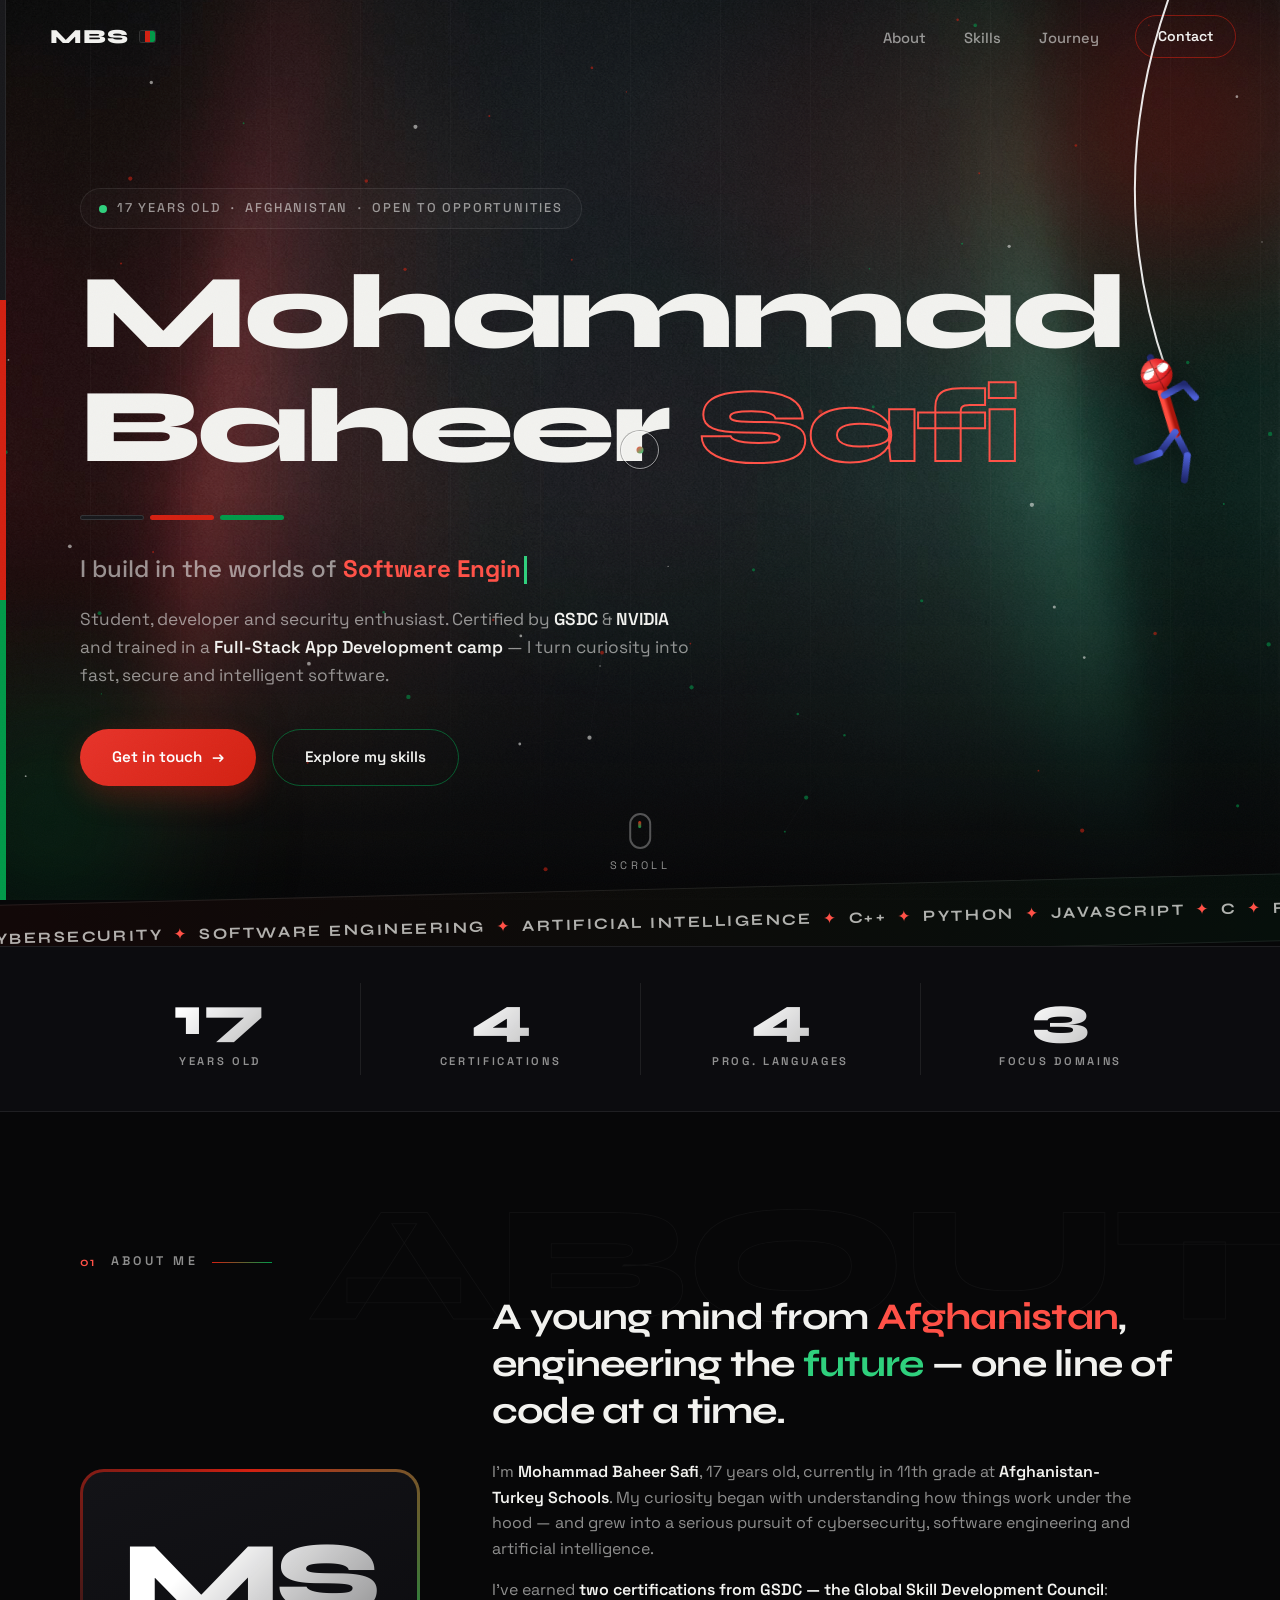
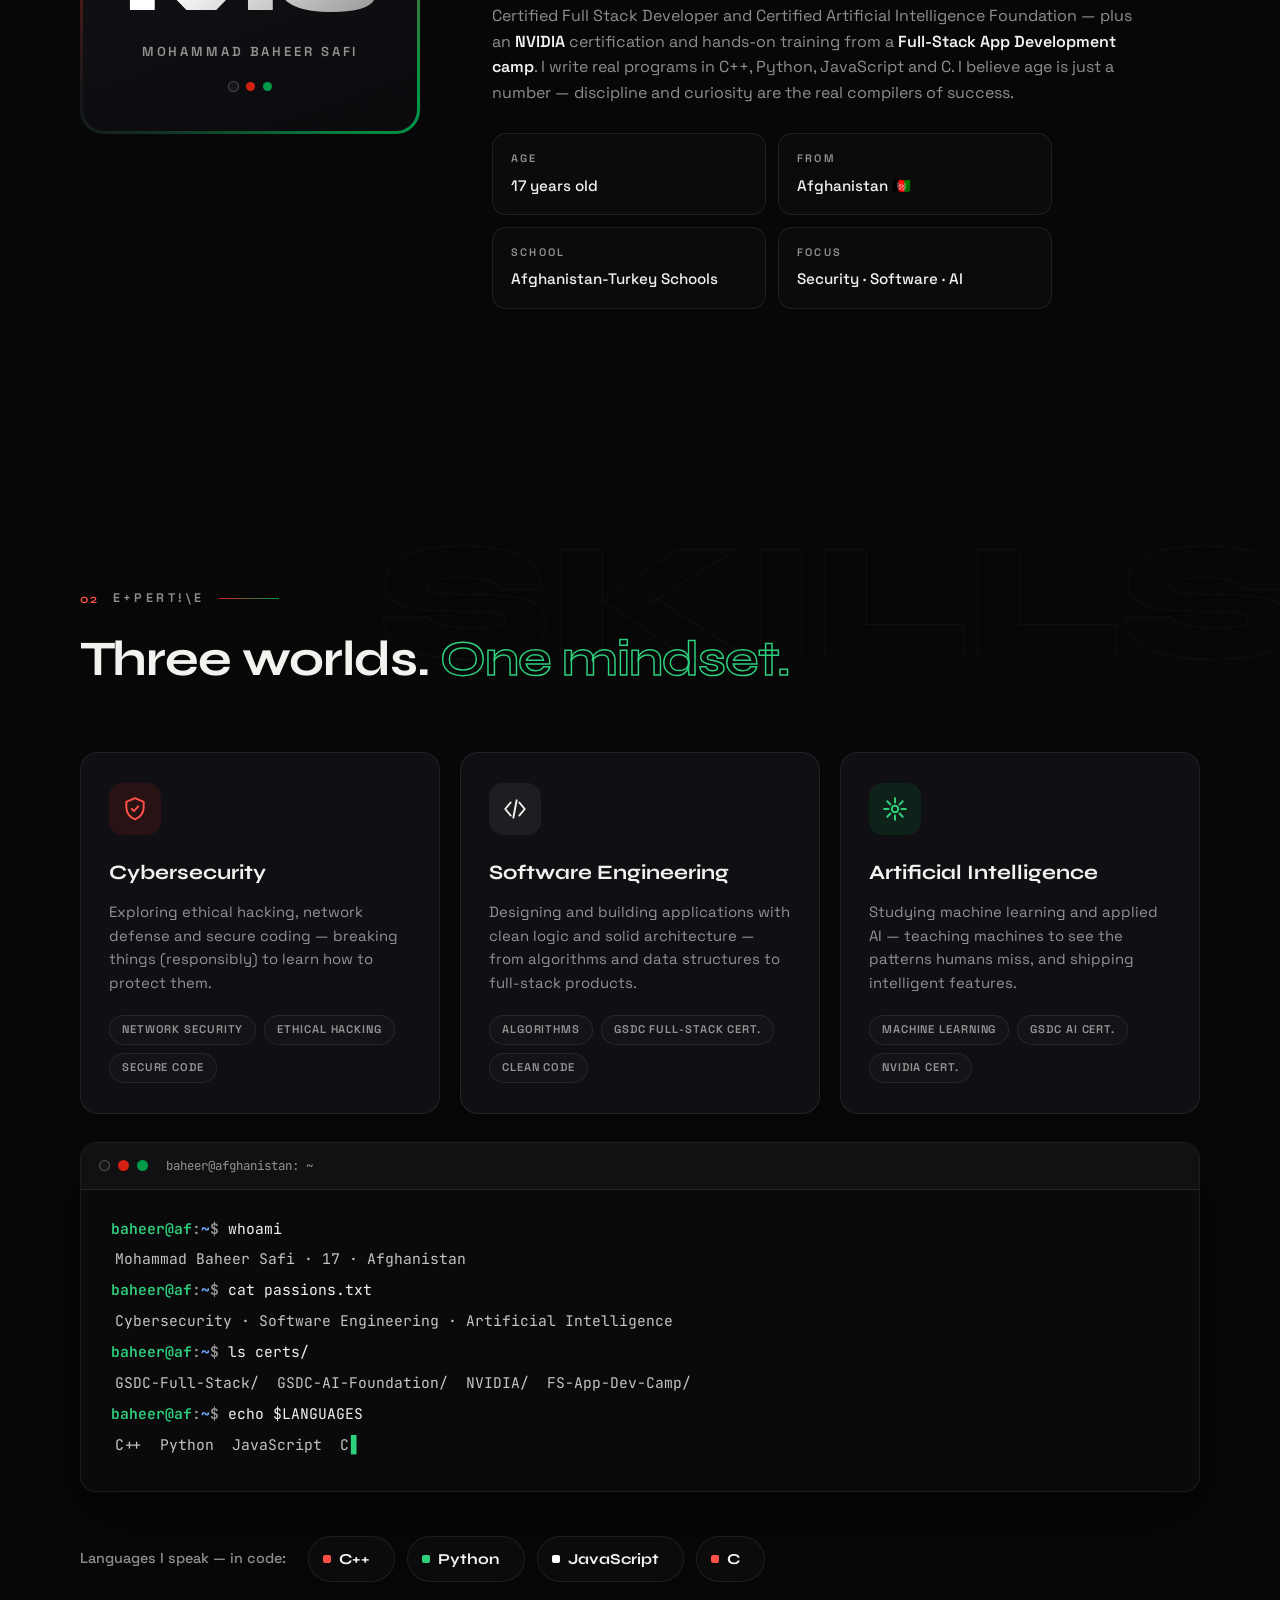
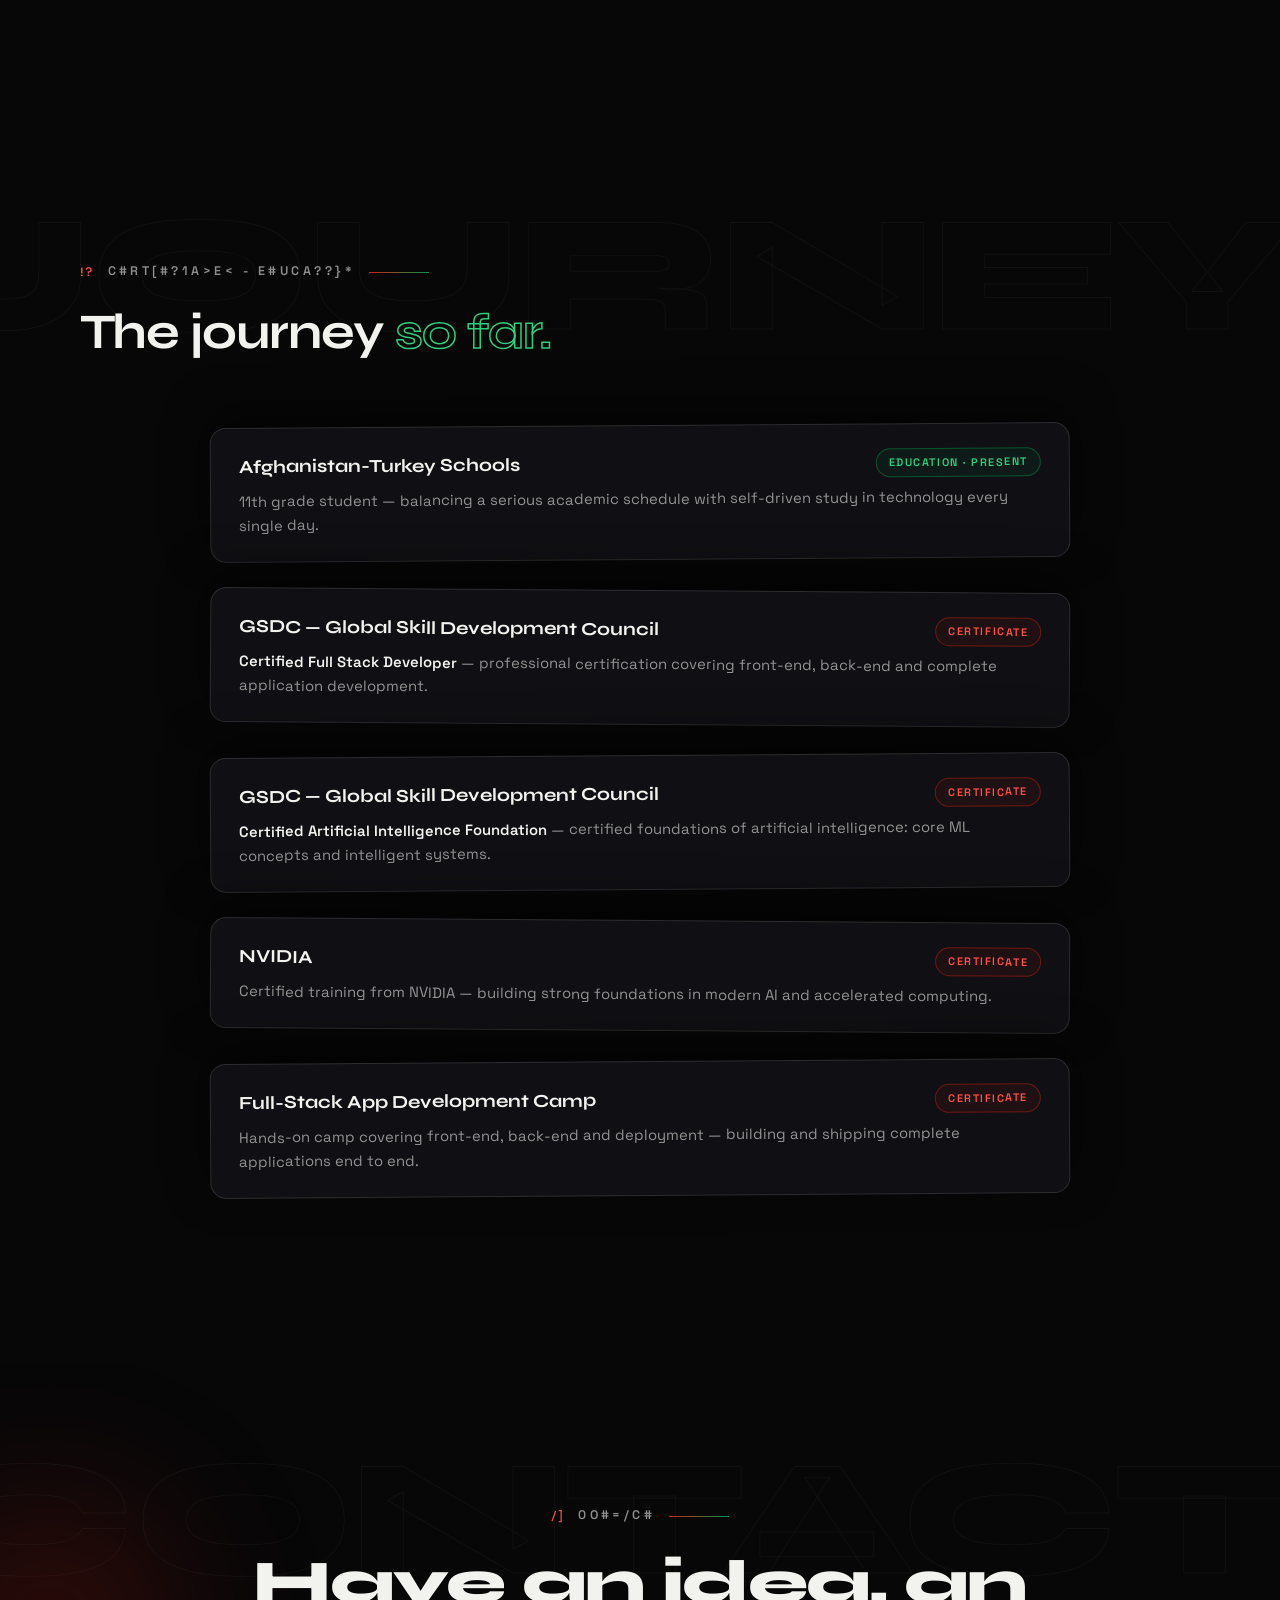
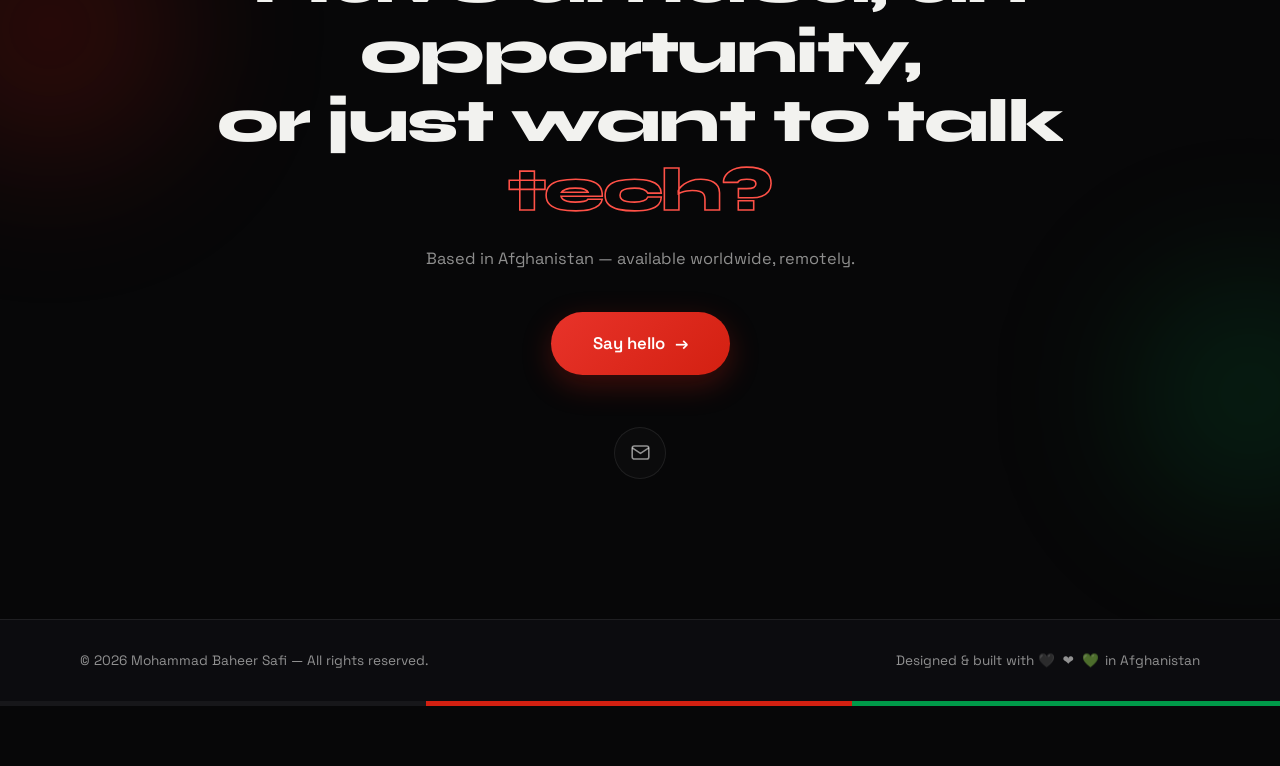
<file: portfolio/index.html>
<!DOCTYPE html>
<html lang="en">
<head>
  <meta charset="UTF-8" />
  <meta name="viewport" content="width=device-width, initial-scale=1.0" />
  <title>Mohammad Baheer Safi — Cybersecurity · Software · AI</title>
  <meta name="description" content="Personal portfolio of Mohammad Baheer Safi — a 17-year-old developer from Afghanistan passionate about cybersecurity, software engineering and artificial intelligence." />
  <meta name="theme-color" content="#070708" />

  <!-- Favicon: the Afghan tricolor -->
  <link rel="icon" href='data:image/svg+xml,<svg xmlns="http://www.w3.org/2000/svg" viewBox="0 0 30 30"><rect width="10" height="30" fill="%23141416"/><rect x="10" width="10" height="30" fill="%23d32011"/><rect x="20" width="10" height="30" fill="%23009a49"/></svg>' />

  <!-- Fonts -->
  <link rel="preconnect" href="https://fonts.googleapis.com" />
  <link rel="preconnect" href="https://fonts.gstatic.com" crossorigin />
  <link href="https://fonts.googleapis.com/css2?family=Syne:wght@600;700;800&family=Space+Grotesk:wght@300;400;500;600;700&family=JetBrains+Mono:wght@400;600&display=swap" rel="stylesheet" />

  <link rel="stylesheet" href="style.css" />
  <noscript>
    <style>
      .reveal{opacity:1 !important;transform:none !important}
      #preloader{display:none !important}
      #spidey,#webLine,#webSplat{display:none !important}
      .hero-title .line{overflow:visible !important}
      .hero-title .line > span{transform:none !important}
      .flag-bar i{width:64px !important}
      .split .wi{transform:none !important}
      .cursor-dot,.cursor-ring{display:none !important}
    </style>
  </noscript>
</head>
<body>

  <!-- ============ PRELOADER: THE WEB-WEAVING BOOT SEQUENCE ============ -->
  <div id="preloader" aria-hidden="true">
    <div class="pre-stage">
      <!-- web weaves itself -->
      <svg class="pre-web" viewBox="0 0 100 100" preserveAspectRatio="xMidYMid slice">
        <g class="pw">
          <line pathLength="1" x1="50" y1="50" x2="125" y2="50"  style="--d:.02s"/>
          <line pathLength="1" x1="50" y1="50" x2="115" y2="82"  style="--d:.06s"/>
          <line pathLength="1" x1="50" y1="50" x2="87"  y2="110" style="--d:.10s"/>
          <line pathLength="1" x1="50" y1="50" x2="50"  y2="120" style="--d:.14s"/>
          <line pathLength="1" x1="50" y1="50" x2="13"  y2="110" style="--d:.18s"/>
          <line pathLength="1" x1="50" y1="50" x2="-15" y2="82"  style="--d:.22s"/>
          <line pathLength="1" x1="50" y1="50" x2="-25" y2="50"  style="--d:.26s"/>
          <line pathLength="1" x1="50" y1="50" x2="-15" y2="8"   style="--d:.30s"/>
          <line pathLength="1" x1="50" y1="50" x2="13"  y2="-20" style="--d:.34s"/>
          <line pathLength="1" x1="50" y1="50" x2="50"  y2="-30" style="--d:.38s"/>
          <line pathLength="1" x1="50" y1="50" x2="87"  y2="-20" style="--d:.42s"/>
          <line pathLength="1" x1="50" y1="50" x2="115" y2="8"   style="--d:.46s"/>
          <circle pathLength="1" cx="50" cy="50" r="8"  style="--d:.50s"/>
          <circle pathLength="1" cx="50" cy="50" r="16" style="--d:.58s"/>
          <circle pathLength="1" cx="50" cy="50" r="26" style="--d:.66s"/>
          <circle pathLength="1" cx="50" cy="50" r="38" style="--d:.74s"/>
          <circle pathLength="1" cx="50" cy="50" r="52" style="--d:.82s"/>
        </g>
      </svg>

      <!-- the spider drops in on his thread -->
      <div class="pre-spider">
        <i class="thread"></i>
        <svg viewBox="0 0 60 60">
          <g class="legs" fill="none" stroke="#3a4db0" stroke-width="3" stroke-linecap="round">
            <path d="M24 34 Q12 30 8 20"/><path d="M24 38 Q10 40 6 34"/>
            <path d="M24 42 Q12 48 8 54"/><path d="M26 45 Q18 54 16 58"/>
            <path d="M36 34 Q48 30 52 20"/><path d="M36 38 Q50 40 54 34"/>
            <path d="M36 42 Q48 48 52 54"/><path d="M34 45 Q42 54 44 58"/>
          </g>
          <circle cx="30" cy="26" r="7" fill="#e62429"/>
          <circle cx="30" cy="38" r="10" fill="#e62429"/>
          <circle cx="27" cy="24" r="1.6" fill="#fff"/><circle cx="33" cy="24" r="1.6" fill="#fff"/>
        </svg>
      </div>

      <!-- title card -->
      <p class="pre-name">
        <span><b style="--d:.10s">M</b><b style="--d:.13s">O</b><b style="--d:.16s">H</b><b style="--d:.19s">A</b><b style="--d:.22s">M</b><b style="--d:.25s">M</b><b style="--d:.28s">A</b><b style="--d:.31s">D</b></span>
        <span><b style="--d:.37s">B</b><b style="--d:.40s">A</b><b style="--d:.43s">H</b><b style="--d:.46s">E</b><b style="--d:.49s">E</b><b style="--d:.52s">R</b></span>
        <span><b style="--d:.58s">S</b><b style="--d:.61s">A</b><b style="--d:.64s">F</b><b style="--d:.67s">I</b></span>
      </p>
      <div class="pre-count">000</div>
      <div class="pre-bar"><i></i></div>
      <p class="pre-log">weaving the web…</p>
    </div>
  </div>

  <!-- Custom cursor (desktop only) -->
  <div class="cursor-dot" id="cursorDot" aria-hidden="true"></div>
  <div class="cursor-ring" id="cursorRing" aria-hidden="true"></div>

  <!-- Scroll progress (tricolor) -->
  <div class="progress" id="progress" aria-hidden="true"></div>

  <!-- Cursor glow -->
  <div class="cursor-glow" id="cursorGlow" aria-hidden="true"></div>

  <!-- Living particle constellation background -->
  <canvas id="bgCanvas" aria-hidden="true"></canvas>

  <!-- Spidey: the living scroll-companion -->
  <div id="spidey" data-pose="hang" aria-hidden="true">
    <svg viewBox="0 0 120 150" xmlns="http://www.w3.org/2000/svg">
      <defs>
        <radialGradient id="maskG" cx="35%" cy="30%" r="85%">
          <stop offset="0%" stop-color="#ff6a5e"/><stop offset="55%" stop-color="#e62429"/><stop offset="100%" stop-color="#9c1106"/>
        </radialGradient>
        <linearGradient id="torsoG" x1="0" y1="0" x2="1" y2="1">
          <stop offset="0%" stop-color="#ff4b3e"/><stop offset="100%" stop-color="#a8150b"/>
        </linearGradient>
        <linearGradient id="limbG" x1="0" y1="0" x2="0" y2="1">
          <stop offset="0%" stop-color="#4c5fd6"/><stop offset="100%" stop-color="#20296f"/>
        </linearGradient>
      </defs>
      <g class="sway" style="transform-origin:60px -50px">
        <g class="rig">
          <!-- back arm -->
          <g class="limb armR" style="transform-origin:60px 50px">
            <line x1="60" y1="50" x2="76" y2="66"/>
            <g class="fore" style="transform-origin:76px 66px"><line x1="76" y1="66" x2="86" y2="80"/></g>
          </g>
          <!-- back leg -->
          <g class="limb legR" style="transform-origin:58px 88px">
            <line x1="58" y1="88" x2="72" y2="110"/>
            <g class="fore" style="transform-origin:72px 110px"><line x1="72" y1="110" x2="76" y2="134"/></g>
          </g>
          <!-- torso -->
          <line class="torso" x1="60" y1="46" x2="58" y2="88"/>
          <!-- front leg -->
          <g class="limb legL" style="transform-origin:58px 88px">
            <line x1="58" y1="88" x2="44" y2="110"/>
            <g class="fore" style="transform-origin:44px 110px"><line x1="44" y1="110" x2="40" y2="134"/></g>
          </g>
          <!-- front arm (web shooter) -->
          <g class="limb armL" style="transform-origin:60px 50px">
            <line x1="60" y1="50" x2="42" y2="64"/>
            <g class="fore" style="transform-origin:42px 64px"><line x1="42" y1="64" x2="30" y2="52"/></g>
          </g>
          <!-- head -->
          <g class="head" style="transform-origin:60px 30px">
            <circle class="mask" cx="60" cy="28" r="16"/>
            <path class="eye" d="M47 24 q6 -7 13 -3 q-1 8 -9 8 q-5 -1 -4 -5 z"/>
            <path class="eye" d="M64 21 q8 -3 11 4 q-3 5 -9 4 q-4 -2 -2 -8 z"/>
            <path class="webline" d="M60 12 v32 M46 19 q14 7 28 0 M45 30 q15 9 30 0"/>
          </g>
          <!-- the snack -->
          <g class="bug">
            <line class="bugthread" x1="0" y1="0" x2="0" y2="-70"/>
            <line class="wing" x1="0" y1="-1" x2="-7" y2="-6"/>
            <line class="wing" x1="0" y1="-1" x2="7" y2="-6"/>
            <circle class="bugbody" cx="0" cy="0" r="3.2"/>
          </g>
        </g>
      </g>
    </svg>
  </div>

  <!-- Web thread (rappel line) -->
  <svg id="webLine" aria-hidden="true"><path id="webLineL" d="M0 0"/></svg>

  <!-- Flag stripe fixed on the left edge -->
  <div class="flag-edge" aria-hidden="true"><i></i><i></i><i></i></div>

  <!-- ============ NAV ============ -->
  <header class="nav" id="nav">
    <a class="logo" href="#home">MBS<span class="logo-flag" aria-hidden="true"></span></a>

    <nav class="nav-links" id="navLinks" aria-label="Main">
      <a href="#about">About</a>
      <a href="#skills">Skills</a>
      <a href="#journey">Journey</a>
      <a href="#contact" class="nav-cta">Contact</a>
    </nav>

    <button class="hamburger" id="hamburger" aria-label="Toggle menu" aria-expanded="false">
      <span></span><span></span><span></span>
    </button>
  </header>

  <main>
    <!-- ============ HERO ============ -->
    <section class="hero" id="home">
      <div class="hero-bg" aria-hidden="true"></div>
      <div class="orb orb-red" aria-hidden="true"></div>
      <div class="orb orb-green" aria-hidden="true"></div>

      <div class="container hero-inner">
        <p class="eyebrow reveal" data-scramble><span class="pulse" aria-hidden="true"></span> 17 years old &nbsp;·&nbsp; Afghanistan &nbsp;·&nbsp; Open to opportunities</p>

        <h1 class="hero-title">
          <span class="line"><span>Mohammad</span></span>
          <span class="line"><span>Baheer <em>Safi</em></span></span>
        </h1>

        <div class="flag-bar reveal" aria-hidden="true"><i></i><i></i><i></i></div>

        <p class="hero-role reveal">I build in the worlds of&nbsp;<span class="typed-wrap"><span id="typed">Cybersecurity</span><span class="caret" aria-hidden="true"></span></span></p>

        <p class="hero-bio reveal">
          Student, developer and security enthusiast. Certified by <b>GSDC</b> &amp; <b>NVIDIA</b>
          and trained in a <b>Full-Stack App Development camp</b> — I turn curiosity into
          fast, secure and intelligent software.
        </p>

        <div class="hero-actions reveal">
          <a href="#contact" class="btn btn-red magnet">Get in touch <span aria-hidden="true">→</span></a>
          <a href="#skills" class="btn btn-ghost magnet">Explore my skills</a>
        </div>
      </div>

      <a class="scroll-hint" href="#about" aria-label="Scroll to about section">
        <span class="mouse" aria-hidden="true"><span class="wheel"></span></span>
        scroll
      </a>
    </section>

    <!-- ============ TICKER ============ -->
    <div class="ticker" aria-hidden="true">
      <div class="ticker-track">
        <span>Cybersecurity <i>✦</i> Software Engineering <i>✦</i> Artificial Intelligence <i>✦</i> C++ <i>✦</i> Python <i>✦</i> JavaScript <i>✦</i> C <i>✦</i> Full-Stack Development <i>✦</i>&nbsp;</span>
        <span>Cybersecurity <i>✦</i> Software Engineering <i>✦</i> Artificial Intelligence <i>✦</i> C++ <i>✦</i> Python <i>✦</i> JavaScript <i>✦</i> C <i>✦</i> Full-Stack Development <i>✦</i>&nbsp;</span>
      </div>
    </div>

    <!-- ============ STATS ============ -->
    <div class="stats-band">
      <div class="container stats reveal">
        <div class="stat"><b data-count="17">0</b><span>Years old</span></div>
        <div class="stat"><b data-count="4">0</b><span>Certifications</span></div>
        <div class="stat"><b data-count="4">0</b><span>Prog. languages</span></div>
        <div class="stat"><b data-count="3">0</b><span>Focus domains</span></div>
      </div>
    </div>

    <!-- ============ ABOUT ============ -->
    <section class="section" id="about" data-word="ABOUT">
      <div class="container">
        <p class="section-label reveal" data-scramble><span>01</span> About me</p>

        <div class="about-grid">
          <!-- Monogram card -->
          <div class="monogram-card reveal tilt">
            <div class="monogram-ring">
              <div class="monogram">MS</div>
              <p class="monogram-sub">Mohammad Baheer Safi</p>
              <span class="tricolor-dots" aria-hidden="true"><i></i><i></i><i></i></span>
            </div>
          </div>

          <!-- Text -->
          <div class="about-text">
            <h2 class="split">A young mind from <span class="hl-red">Afghanistan</span>, engineering the <span class="hl-green">future</span> — one line of code at a time.</h2>
            <p class="reveal" data-delay="80">
              I'm <b>Mohammad Baheer Safi</b>, 17 years old, currently in 11th grade at
              <b>Afghanistan-Turkey Schools</b>. My curiosity began with understanding how things
              work under the hood — and grew into a serious pursuit of cybersecurity,
              software engineering and artificial intelligence.
            </p>
            <p class="reveal" data-delay="160">
              I've earned <b>two certifications from GSDC — the Global Skill Development
              Council</b>: Certified Full Stack Developer and Certified Artificial Intelligence
              Foundation — plus an <b>NVIDIA</b> certification and hands-on training from a
              <b>Full-Stack App Development camp</b>. I write real programs in C++, Python,
              JavaScript and C. I believe age is just a number — discipline and curiosity are
              the real compilers of success.
            </p>

            <ul class="about-facts reveal" data-delay="240">
              <li><b>Age</b>17 years old</li>
              <li><b>From</b>Afghanistan 🇦🇫</li>
              <li><b>School</b>Afghanistan-Turkey Schools</li>
              <li><b>Focus</b>Security · Software · AI</li>
            </ul>
          </div>
        </div>
      </div>
    </section>

    <!-- ============ SKILLS ============ -->
    <section class="section" id="skills" data-word="SKILLS">
      <div class="container">
        <p class="section-label reveal" data-scramble><span>02</span> Expertise</p>
        <h2 class="section-title split">Three worlds. <em>One mindset.</em></h2>

        <div class="skills-grid">
          <!-- Cybersecurity -->
          <article class="skill-card spot reveal tilt">
            <div class="ico r" aria-hidden="true">
              <svg viewBox="0 0 24 24" fill="none" stroke="currentColor" stroke-width="1.8" stroke-linecap="round" stroke-linejoin="round"><path d="M12 2 4 5.5v5.1c0 5 3.4 9.4 8 10.9 4.6-1.5 8-5.9 8-10.9V5.5L12 2Z"/><path d="m9 12 2 2 4-4.5"/></svg>
            </div>
            <h3>Cybersecurity</h3>
            <p>Exploring ethical hacking, network defense and secure coding — breaking things (responsibly) to learn how to protect them.</p>
            <div class="tags"><span>Network Security</span><span>Ethical Hacking</span><span>Secure Code</span></div>
          </article>

          <!-- Software Engineering -->
          <article class="skill-card spot reveal tilt" data-delay="100">
            <div class="ico w" aria-hidden="true">
              <svg viewBox="0 0 24 24" fill="none" stroke="currentColor" stroke-width="1.8" stroke-linecap="round" stroke-linejoin="round"><path d="m8 6-5 6 5 6"/><path d="m16 6 5 6-5 6"/><path d="m13.5 4-3 16"/></svg>
            </div>
            <h3>Software Engineering</h3>
            <p>Designing and building applications with clean logic and solid architecture — from algorithms and data structures to full-stack products.</p>
            <div class="tags"><span>Algorithms</span><span>GSDC Full-Stack Cert.</span><span>Clean Code</span></div>
          </article>

          <!-- AI -->
          <article class="skill-card spot reveal tilt" data-delay="200">
            <div class="ico g" aria-hidden="true">
              <svg viewBox="0 0 24 24" fill="none" stroke="currentColor" stroke-width="1.8" stroke-linecap="round" stroke-linejoin="round"><circle cx="12" cy="12" r="3"/><path d="M12 2v4M12 18v4M2 12h4M18 12h4M4.9 4.9l2.9 2.9M16.2 16.2l2.9 2.9M19.1 4.9l-2.9 2.9M7.8 16.2l-2.9 2.9"/></svg>
            </div>
            <h3>Artificial Intelligence</h3>
            <p>Studying machine learning and applied AI — teaching machines to see the patterns humans miss, and shipping intelligent features.</p>
            <div class="tags"><span>Machine Learning</span><span>GSDC AI Cert.</span><span>NVIDIA Cert.</span></div>
          </article>

          <!-- Terminal -->
          <div class="term reveal" id="term">
            <div class="term-bar" aria-hidden="true">
              <span class="dot b"></span><span class="dot r"></span><span class="dot g"></span>
              <p>baheer@afghanistan: ~</p>
            </div>
            <div class="term-body">
              <span class="ln"><b class="p">baheer@af</b><b class="d">:</b><b class="path">~</b><b class="d">$</b> whoami</span>
              <span class="ln out">Mohammad Baheer Safi · 17 · Afghanistan</span>
              <span class="ln"><b class="p">baheer@af</b><b class="d">:</b><b class="path">~</b><b class="d">$</b> cat passions.txt</span>
              <span class="ln out">Cybersecurity · Software Engineering · Artificial Intelligence</span>
              <span class="ln"><b class="p">baheer@af</b><b class="d">:</b><b class="path">~</b><b class="d">$</b> ls certs/</span>
              <span class="ln out">GSDC-Full-Stack/ &nbsp;GSDC-AI-Foundation/ &nbsp;NVIDIA/ &nbsp;FS-App-Dev-Camp/</span>
              <span class="ln"><b class="p">baheer@af</b><b class="d">:</b><b class="path">~</b><b class="d">$</b> echo $LANGUAGES</span>
              <span class="ln out">C++ &nbsp;Python &nbsp;JavaScript &nbsp;C</span>
            </div>
          </div>
        </div>

        <!-- Languages -->
        <div class="langs reveal">
          <p class="langs-label">Languages I speak — in code:</p>
          <div class="chips">
            <span class="chip">C++</span>
            <span class="chip">Python</span>
            <span class="chip">JavaScript</span>
            <span class="chip">C</span>
          </div>
        </div>
      </div>
    </section>

    <!-- ============ JOURNEY ============ -->
    <section class="section" id="journey" data-word="JOURNEY">
      <div class="container">
        <p class="section-label reveal" data-scramble><span>03</span> Certificates &amp; Education</p>
        <h2 class="section-title split">The journey <em>so far.</em></h2>

        <div class="timeline">
          <article class="t-item reveal" style="--i:0">
            <span class="t-dot g" aria-hidden="true"></span>
            <div class="t-card spot">
              <div class="t-head"><h3>Afghanistan-Turkey Schools</h3><span class="t-tag green">Education · Present</span></div>
              <p>11th grade student — balancing a serious academic schedule with self-driven study in technology every single day.</p>
            </div>
          </article>

          <article class="t-item reveal" style="--i:1" data-delay="60">
            <span class="t-dot r" aria-hidden="true"></span>
            <div class="t-card spot">
              <div class="t-head"><h3>GSDC — Global Skill Development Council</h3><span class="t-tag red">Certificate</span></div>
              <p><b>Certified Full Stack Developer</b> — professional certification covering front-end, back-end and complete application development.</p>
            </div>
          </article>

          <article class="t-item reveal" style="--i:2" data-delay="60">
            <span class="t-dot r" aria-hidden="true"></span>
            <div class="t-card spot">
              <div class="t-head"><h3>GSDC — Global Skill Development Council</h3><span class="t-tag red">Certificate</span></div>
              <p><b>Certified Artificial Intelligence Foundation</b> — certified foundations of artificial intelligence: core ML concepts and intelligent systems.</p>
            </div>
          </article>

          <article class="t-item reveal" style="--i:3" data-delay="60">
            <span class="t-dot r" aria-hidden="true"></span>
            <div class="t-card spot">
              <div class="t-head"><h3>NVIDIA</h3><span class="t-tag red">Certificate</span></div>
              <p>Certified training from NVIDIA — building strong foundations in modern AI and accelerated computing.</p>
            </div>
          </article>

          <article class="t-item reveal" style="--i:4" data-delay="60">
            <span class="t-dot r" aria-hidden="true"></span>
            <div class="t-card spot">
              <div class="t-head"><h3>Full-Stack App Development Camp</h3><span class="t-tag red">Certificate</span></div>
              <p>Hands-on camp covering front-end, back-end and deployment — building and shipping complete applications end to end.</p>
            </div>
          </article>
        </div>
      </div>
    </section>

    <!-- ============ CONTACT ============ -->
    <section class="section contact" id="contact" data-word="CONTACT">
      <div class="orb orb-red orb-contact-a" aria-hidden="true"></div>
      <div class="orb orb-green orb-contact-b" aria-hidden="true"></div>

      <div class="container center">
        <p class="section-label reveal" data-scramble style="justify-content:center"><span>04</span> Contact</p>
        <h2 class="contact-title split">Have an idea, an opportunity,<br />or just want to talk <em>tech?</em></h2>
        <p class="contact-sub reveal" data-delay="80">Based in Afghanistan — available worldwide, remotely.</p>
        <div class="reveal" data-delay="160">
          <a class="btn btn-red big magnet" href="mailto:safimohammadbaheer@gmail.com">Say hello <span aria-hidden="true">→</span></a>
        </div>

        <div class="socials reveal" data-delay="240">
          <a class="magnet" href="mailto:safimohammadbaheer@gmail.com" aria-label="Email" title="safimohammadbaheer@gmail.com">
            <svg viewBox="0 0 24 24" fill="none" stroke="currentColor" stroke-width="1.8" stroke-linecap="round" stroke-linejoin="round"><rect x="2.5" y="4.5" width="19" height="15" rx="2.5"/><path d="m3 7 9 6 9-6"/></svg>
          </a>
        </div>
      </div>
    </section>
  </main>

  <!-- ============ FOOTER ============ -->
  <footer class="footer">
    <div class="container footer-inner">
      <p>© <span id="year">2026</span> Mohammad Baheer Safi — All rights reserved.</p>
      <p>Designed &amp; built with <span class="hearts" aria-hidden="true">🖤 ❤️ 💚</span> in Afghanistan</p>
    </div>
    <div class="footer-bar" aria-hidden="true"></div>
  </footer>

  <script src="script.js"></script>
</body>
</html>
</file>
<file: portfolio/style.css>
/* ============================================================
   MOHAMMAD BAHEER SAFI — PORTFOLIO
   Design language: the Afghan tricolor (black · red · green)
   ============================================================ */

/* ---------- Reset & tokens ---------- */
*, *::before, *::after { margin: 0; padding: 0; box-sizing: border-box; }

:root {
  --bg:        #070708;
  --bg-soft:   #0c0c0f;
  --card:      #101014;
  --line:      rgba(255, 255, 255, .08);
  --text:      #f2f2ef;
  --muted:     rgba(242, 242, 239, .58);

  --red:        #d32011;
  --red-bright: #ff5147;
  --green:      #009a49;
  --green-bright:#2fd07d;
  --flag-black: #17171a;

  --font-display: 'Syne', 'Space Grotesk', system-ui, sans-serif;
  --font-body: 'Space Grotesk', system-ui, -apple-system, sans-serif;
  --font-mono: 'JetBrains Mono', ui-monospace, 'Courier New', monospace;

  --nav-h: 74px;
  --ease: cubic-bezier(.2, .8, .2, 1);
}

html { scroll-behavior: smooth; scroll-padding-top: 96px; }

body {
  font-family: var(--font-body);
  background: var(--bg);
  color: var(--text);
  line-height: 1.6;
  overflow-x: hidden;
  -webkit-font-smoothing: antialiased;
}

body.no-scroll { overflow: hidden; }

/* Film grain overlay */
body::after {
  content: "";
  position: fixed; inset: 0;
  z-index: 999; pointer-events: none; opacity: .05;
  background-image: url("data:image/svg+xml,%3Csvg xmlns='http://www.w3.org/2000/svg' width='160' height='160'%3E%3Cfilter id='n'%3E%3CfeTurbulence type='fractalNoise' baseFrequency='0.9' numOctaves='2'/%3E%3C/filter%3E%3Crect width='100%25' height='100%25' filter='url(%23n)' opacity='0.6'/%3E%3C/svg%3E");
}

::selection { background: var(--red); color: #fff; }

::-webkit-scrollbar { width: 10px; }
::-webkit-scrollbar-track { background: var(--bg); }
::-webkit-scrollbar-thumb {
  border-radius: 8px;
  background: linear-gradient(180deg, var(--red), var(--green));
}

img { max-width: 100%; display: block; }
a { color: inherit; text-decoration: none; }

.container { width: min(1120px, 100% - 48px); margin-inline: auto; position: relative; z-index: 1; }

/* ---------- Chrome: progress, glow, flag edge ---------- */
.progress {
  position: fixed; top: 0; left: 0; right: 0; height: 3px; z-index: 102;
  background: linear-gradient(90deg, var(--red), var(--green-bright));
  transform: scaleX(0); transform-origin: left;
}

.cursor-glow {
  position: fixed; top: 0; left: 0; z-index: 0;
  width: 560px; height: 560px; border-radius: 50%;
  pointer-events: none;
  background: radial-gradient(circle,
    rgba(211, 32, 17, .10) 0%,
    rgba(0, 154, 73, .06) 42%,
    transparent 65%);
  will-change: transform;
}

.flag-edge {
  position: fixed; top: 0; left: 0; bottom: 0; width: 6px; z-index: 101;
  display: flex; flex-direction: column;
}
.flag-edge i:nth-child(1) { flex: 1; background: var(--flag-black); border-right: 1px solid rgba(255,255,255,.06); }
.flag-edge i:nth-child(2) { flex: 1; background: var(--red); }
.flag-edge i:nth-child(3) { flex: 1; background: var(--green); }

/* ---------- Nav ---------- */
.nav {
  position: fixed; top: 0; left: 0; right: 0; z-index: 100;
  height: var(--nav-h);
  display: flex; align-items: center; justify-content: space-between;
  padding: 0 clamp(20px, 4vw, 44px) 0 clamp(26px, 4vw, 50px);
  transition: background .35s, border-color .35s, backdrop-filter .35s;
  border-bottom: 1px solid transparent;
}
.nav.scrolled {
  background: rgba(7, 7, 8, .78);
  backdrop-filter: blur(14px); -webkit-backdrop-filter: blur(14px);
  border-bottom-color: var(--line);
}

.logo {
  font-family: var(--font-display); font-weight: 800; font-size: 1.25rem;
  letter-spacing: .06em; display: inline-flex; align-items: center; gap: 10px;
}
.logo-flag {
  width: 15px; height: 11px; border-radius: 2px; display: inline-block;
  background: linear-gradient(90deg, var(--flag-black) 0 33.3%, var(--red) 33.3% 66.6%, var(--green) 66.6%);
  box-shadow: 0 0 0 1px rgba(255,255,255,.15);
}

.nav-links { display: flex; align-items: center; gap: clamp(16px, 3vw, 34px); }
.nav-links a:not(.nav-cta) {
  position: relative; font-size: .92rem; font-weight: 500; color: var(--muted);
  padding: 6px 2px; transition: color .3s;
}
.nav-links a:not(.nav-cta)::after {
  content: ""; position: absolute; left: 0; bottom: 0; height: 2px; width: 0;
  background: linear-gradient(90deg, var(--red), var(--green));
  transition: width .35s var(--ease);
}
.nav-links a:not(.nav-cta):hover,
.nav-links a:not(.nav-cta).active { color: var(--text); }
.nav-links a:not(.nav-cta):hover::after,
.nav-links a:not(.nav-cta).active::after { width: 100%; }

.nav-cta {
  font-size: .88rem; font-weight: 600; padding: 9px 22px; border-radius: 999px;
  border: 1px solid rgba(211, 32, 17, .55); color: var(--text);
  transition: background .3s, border-color .3s, transform .3s;
}
.nav-cta:hover { background: var(--red); border-color: var(--red); transform: translateY(-2px); }

.hamburger { display: none; background: none; border: 0; cursor: pointer; width: 40px; height: 40px; position: relative; z-index: 110; }
.hamburger span {
  display: block; width: 24px; height: 2px; margin: 5px auto;
  background: var(--text); border-radius: 2px; transition: transform .35s var(--ease), opacity .25s;
}
.hamburger.open span:nth-child(1) { transform: translateY(7px) rotate(45deg); background: var(--red-bright); }
.hamburger.open span:nth-child(2) { opacity: 0; }
.hamburger.open span:nth-child(3) { transform: translateY(-7px) rotate(-45deg); background: var(--green-bright); }

/* ---------- Buttons ---------- */
.btn {
  display: inline-flex; align-items: center; gap: 10px;
  font-family: var(--font-body); font-weight: 600; font-size: .95rem;
  padding: 15px 32px; border-radius: 999px; cursor: pointer;
  transition: transform .3s var(--ease), box-shadow .3s, background .3s, border-color .3s;
}
.btn.big { padding: 18px 42px; font-size: 1.05rem; }

.btn-red {
  background: linear-gradient(135deg, #e8332a, var(--red));
  color: #fff; box-shadow: 0 10px 30px rgba(211, 32, 17, .28);
}
.btn-red:hover { transform: translateY(-3px); box-shadow: 0 16px 44px rgba(211, 32, 17, .42); }

.btn-ghost {
  border: 1px solid rgba(0, 154, 73, .55); color: var(--text); background: transparent;
}
.btn-ghost:hover {
  transform: translateY(-3px); border-color: var(--green-bright);
  background: rgba(0, 154, 73, .08); box-shadow: 0 12px 34px rgba(0, 154, 73, .15);
}

/* ---------- Reveal animation ---------- */
.reveal {
  opacity: 0; transform: translateY(36px);
  transition: opacity .8s var(--ease), transform .8s var(--ease);
}
.reveal.visible { opacity: 1; transform: none; }

/* ---------- Sections base ---------- */
.section { position: relative; padding: clamp(90px, 12vw, 140px) 0; overflow: hidden; }

.section::before {
  content: attr(data-word);
  position: absolute; top: clamp(30px, 6vw, 70px); right: -1%;
  font-family: var(--font-display); font-weight: 800;
  font-size: clamp(5rem, 13vw, 12rem); line-height: 1; letter-spacing: -.02em;
  color: transparent; -webkit-text-stroke: 1px rgba(255, 255, 255, .04);
  pointer-events: none; user-select: none; white-space: nowrap;
}

.section-label {
  display: flex; align-items: center; gap: 14px;
  font-size: .78rem; font-weight: 600; text-transform: uppercase; letter-spacing: .28em;
  color: var(--muted); margin-bottom: 22px;
}
.section-label span {
  font-family: var(--font-display); color: var(--red-bright); letter-spacing: .1em;
}
.section-label::after {
  content: ""; flex: 0 0 60px; height: 1px;
  background: linear-gradient(90deg, var(--red), var(--green));
}

.section-title {
  font-family: var(--font-display); font-weight: 700;
  font-size: clamp(1.9rem, 4.4vw, 3.1rem); line-height: 1.15; letter-spacing: -.02em;
  margin-bottom: clamp(40px, 6vw, 64px);
}
.section-title em {
  font-style: normal; color: transparent;
  -webkit-text-stroke: 1.5px var(--green-bright);
}

.hl-red   { color: var(--red-bright); }
.hl-green { color: var(--green-bright); }

/* ---------- Hero ---------- */
.hero {
  position: relative; min-height: 100vh; min-height: 100svh;
  display: flex; align-items: center; overflow: hidden;
}

.hero-bg {
  position: absolute; inset: 0; z-index: 0;
  background:
    radial-gradient(55% 45% at 82% 18%, rgba(211, 32, 17, .16), transparent 62%),
    radial-gradient(50% 42% at 12% 88%, rgba(0, 154, 73, .13), transparent 60%),
    repeating-linear-gradient(90deg, rgba(255,255,255,.025) 0 1px, transparent 1px 90px),
    url("assets/hero-bg.jpg") center / cover no-repeat,
    var(--bg);
  -webkit-mask-image: linear-gradient(to bottom, #000 55%, transparent 100%);
  mask-image: linear-gradient(to bottom, #000 55%, transparent 100%);
  opacity: .85;
}

.hero-inner { padding-top: var(--nav-h); }

.eyebrow {
  display: inline-flex; align-items: center; gap: 10px;
  font-size: .8rem; font-weight: 500; letter-spacing: .14em; text-transform: uppercase;
  color: var(--muted); border: 1px solid var(--line); border-radius: 999px;
  padding: 9px 18px; background: rgba(255, 255, 255, .02); margin-bottom: 30px;
}
.pulse {
  width: 8px; height: 8px; border-radius: 50%; background: var(--green-bright);
  box-shadow: 0 0 0 0 rgba(47, 208, 125, .6); animation: pulse 2s infinite;
}
@keyframes pulse {
  0%   { box-shadow: 0 0 0 0 rgba(47, 208, 125, .55); }
  70%  { box-shadow: 0 0 0 10px rgba(47, 208, 125, 0); }
  100% { box-shadow: 0 0 0 0 rgba(47, 208, 125, 0); }
}

.hero-title {
  font-family: var(--font-display); font-weight: 800;
  font-size: clamp(2.9rem, 9.2vw, 7.4rem); line-height: 1.02; letter-spacing: -.03em;
  margin-bottom: 28px;
}
.hero-title .line { display: block; overflow: hidden; padding-bottom: .06em; }
.hero-title .line > span {
  display: block; animation: rise 1s var(--ease) both;
}
.hero-title .line:nth-child(2) > span { animation-delay: .16s; }
@keyframes rise {
  from { transform: translateY(115%); opacity: 0; }
  to   { transform: translateY(0);    opacity: 1; }
}

.hero-title em {
  font-style: normal; color: transparent;
  -webkit-text-stroke: 2px var(--red-bright);
  transition: color .45s var(--ease), -webkit-text-stroke-color .45s;
  cursor: default;
}
.hero-title em:hover { color: var(--text); -webkit-text-stroke-color: transparent; }

.flag-bar { display: flex; gap: 6px; margin-bottom: 30px; }
.flag-bar i { height: 5px; width: 0; border-radius: 3px; animation: grow .8s var(--ease) forwards; }
.flag-bar i:nth-child(1) { background: var(--flag-black); box-shadow: inset 0 0 0 1px rgba(255,255,255,.12); animation-delay: .5s; }
.flag-bar i:nth-child(2) { background: var(--red);   animation-delay: .65s; }
.flag-bar i:nth-child(3) { background: var(--green); animation-delay: .8s; }
@keyframes grow { to { width: 64px; } }

.hero-role { font-size: clamp(1.05rem, 2.4vw, 1.5rem); font-weight: 500; margin-bottom: 18px; color: var(--muted); }
.typed-wrap { color: var(--text); font-weight: 700; }
#typed { color: var(--red-bright); }
.caret {
  display: inline-block; width: 3px; height: 1.15em; margin-left: 3px;
  background: var(--green-bright); vertical-align: text-bottom;
  animation: blink 1s steps(1) infinite;
}
@keyframes blink { 50% { opacity: 0; } }

.hero-bio { max-width: 620px; color: var(--muted); font-size: clamp(.95rem, 1.6vw, 1.08rem); margin-bottom: 40px; }
.hero-bio b { color: var(--text); font-weight: 600; }

.hero-actions { display: flex; gap: 16px; flex-wrap: wrap; }

.scroll-hint {
  position: absolute; bottom: 26px; left: 50%; transform: translateX(-50%);
  display: flex; flex-direction: column; align-items: center; gap: 8px;
  font-size: .68rem; letter-spacing: .3em; text-transform: uppercase; color: var(--muted);
  transition: color .3s;
}
.scroll-hint:hover { color: var(--text); }
.mouse {
  width: 22px; height: 36px; border: 2px solid rgba(255,255,255,.3); border-radius: 12px;
  display: flex; justify-content: center; padding-top: 6px;
}
.wheel {
  width: 3px; height: 7px; border-radius: 3px;
  background: linear-gradient(180deg, var(--red), var(--green));
  animation: wheel 1.8s var(--ease) infinite;
}
@keyframes wheel {
  0%   { transform: translateY(0);    opacity: 1; }
  70%  { transform: translateY(12px); opacity: 0; }
  100% { transform: translateY(0);    opacity: 0; }
}

/* ---------- Ticker ---------- */
.ticker {
  overflow: hidden; padding: 20px 0;
  border-top: 1px solid var(--line); border-bottom: 1px solid var(--line);
  background: linear-gradient(90deg, rgba(211,32,17,.06), rgba(0,154,73,.06));
}
.ticker-track {
  display: flex; width: max-content;
  animation: marquee 32s linear infinite;
}
.ticker-track span {
  font-family: var(--font-display); font-weight: 700; font-size: .95rem;
  text-transform: uppercase; letter-spacing: .14em; color: rgba(242,242,239,.72);
  white-space: nowrap; padding-right: 8px;
}
.ticker-track i { font-style: normal; color: var(--red-bright); padding: 0 4px; }
.ticker-track span:nth-child(2) i { color: var(--green-bright); }
@keyframes marquee { to { transform: translateX(-50%); } }

/* ---------- About ---------- */
.about-grid {
  display: grid; grid-template-columns: 340px 1fr; gap: clamp(40px, 6vw, 72px);
  align-items: center;
}

.monogram-card {
  position: relative; border-radius: 24px; padding: 3px; overflow: hidden;
  background: var(--card);
  transition: transform .2s ease-out;
  will-change: transform;
}
.monogram-card::before {
  content: ""; position: absolute; inset: -60%;
  background: conic-gradient(from 0deg, var(--red), var(--green), var(--flag-black), var(--red));
  animation: spin 5s linear infinite;
}
@keyframes spin { to { transform: rotate(360deg); } }

.monogram-ring {
  position: relative; z-index: 1;
  background: linear-gradient(160deg, #131317, #0b0b0e);
  border-radius: 21px; padding: 56px 32px 40px;
  display: flex; flex-direction: column; align-items: center; gap: 14px;
}
.monogram {
  font-family: var(--font-display); font-weight: 800; font-size: 6.2rem; line-height: 1;
  letter-spacing: -.04em;
  background: linear-gradient(135deg, #fff 30%, rgba(255,255,255,.55));
  -webkit-background-clip: text; background-clip: text; color: transparent;
}
.monogram-sub {
  font-size: .82rem; font-weight: 600; letter-spacing: .22em; text-transform: uppercase;
  color: var(--muted); text-align: center;
}
.tricolor-dots { display: flex; gap: 8px; margin-top: 6px; }
.tricolor-dots i { width: 9px; height: 9px; border-radius: 50%; }
.tricolor-dots i:nth-child(1) { background: var(--flag-black); box-shadow: 0 0 0 1px rgba(255,255,255,.25); }
.tricolor-dots i:nth-child(2) { background: var(--red); }
.tricolor-dots i:nth-child(3) { background: var(--green); }

.about-text h2 {
  font-family: var(--font-display); font-weight: 700;
  font-size: clamp(1.55rem, 3.2vw, 2.35rem); line-height: 1.25; letter-spacing: -.02em;
  margin-bottom: 24px;
}
.about-text p { color: var(--muted); margin-bottom: 16px; max-width: 640px; }
.about-text p b { color: var(--text); font-weight: 600; }

.about-facts {
  list-style: none; display: grid; grid-template-columns: repeat(2, 1fr);
  gap: 12px; margin-top: 28px; max-width: 560px;
}
.about-facts li {
  border: 1px solid var(--line); border-radius: 14px; padding: 16px 18px;
  background: rgba(255,255,255,.02); font-size: .95rem; font-weight: 500;
  transition: border-color .3s, transform .3s var(--ease);
}
.about-facts li b {
  display: block; font-size: .68rem; font-weight: 600; text-transform: uppercase;
  letter-spacing: .2em; color: var(--muted); margin-bottom: 6px;
}
.about-facts li:nth-child(odd):hover  { border-color: rgba(211,32,17,.5);  transform: translateY(-3px); }
.about-facts li:nth-child(even):hover { border-color: rgba(0,154,73,.5);   transform: translateY(-3px); }

/* ---------- Skills ---------- */
.skills-grid { display: grid; grid-template-columns: repeat(3, 1fr); gap: 20px; }

.skill-card {
  position: relative; overflow: hidden;
  background: var(--card); border: 1px solid var(--line); border-radius: 18px;
  padding: 30px 28px; transition: transform .2s ease-out, border-color .35s, box-shadow .35s;
  will-change: transform;
}
.skill-card::before {
  content: ""; position: absolute; top: 0; left: 0; right: 0; height: 3px;
  background: linear-gradient(90deg, var(--flag-black), var(--red), var(--green));
  transform: scaleX(0); transform-origin: left; transition: transform .5s var(--ease);
}
.skill-card:hover { border-color: rgba(255,255,255,.16); box-shadow: 0 22px 60px rgba(0,0,0,.5); }
.skill-card:hover::before { transform: scaleX(1); }

.ico {
  width: 52px; height: 52px; border-radius: 14px;
  display: flex; align-items: center; justify-content: center; margin-bottom: 22px;
}
.ico svg { width: 26px; height: 26px; }
.ico.r { background: rgba(211, 32, 17, .12); color: var(--red-bright); }
.ico.g { background: rgba(0, 154, 73, .13);  color: var(--green-bright); }
.ico.w { background: rgba(255,255,255,.06);  color: var(--text); }

.skill-card h3 { font-family: var(--font-display); font-size: 1.28rem; font-weight: 700; margin-bottom: 10px; }
.skill-card p  { color: var(--muted); font-size: .93rem; margin-bottom: 20px; }

.tags { display: flex; flex-wrap: wrap; gap: 8px; }
.tags span {
  font-size: .7rem; font-weight: 600; letter-spacing: .08em; text-transform: uppercase;
  padding: 5px 12px; border-radius: 999px; color: var(--muted);
  border: 1px solid var(--line); background: rgba(255,255,255,.02);
}

/* Terminal */
.term {
  grid-column: 1 / -1; margin-top: 8px;
  background: #0a0a0c; border: 1px solid var(--line); border-radius: 16px;
  overflow: hidden; box-shadow: 0 24px 70px rgba(0,0,0,.45);
}
.term-bar {
  display: flex; align-items: center; gap: 8px;
  padding: 13px 18px; background: #111114; border-bottom: 1px solid var(--line);
}
.term-bar .dot { width: 11px; height: 11px; border-radius: 50%; }
.dot.b { background: var(--flag-black); box-shadow: inset 0 0 0 1px rgba(255,255,255,.25); }
.dot.r { background: var(--red); }
.dot.g { background: var(--green); }
.term-bar p {
  margin-left: 10px; font-family: var(--font-mono); font-size: .78rem; color: var(--muted);
}

.term-body { padding: 24px clamp(18px, 3vw, 30px) 30px; font-family: var(--font-mono); font-size: clamp(.78rem, 1.5vw, .92rem); }
.term-body .ln { display: block; overflow: hidden; white-space: nowrap; width: 0; line-height: 2.1; }
.term-body .ln .p    { color: var(--green-bright); font-weight: 600; }
.term-body .ln .path { color: #6fa8ff; }
.term-body .ln .d    { color: var(--muted); }
.term-body .ln.out   { color: rgba(242,242,239,.8); padding-left: 4px; }

.term.play .ln { animation: typeIn .6s steps(34, end) forwards; }
.term.play .ln:nth-child(1) { animation-delay: .2s; }
.term.play .ln:nth-child(2) { animation-delay: 1.0s; }
.term.play .ln:nth-child(3) { animation-delay: 1.8s; }
.term.play .ln:nth-child(4) { animation-delay: 2.6s; }
.term.play .ln:nth-child(5) { animation-delay: 3.4s; }
.term.play .ln:nth-child(6) { animation-delay: 4.2s; }
.term.play .ln:nth-child(7) { animation-delay: 5.0s; }
.term.play .ln:nth-child(8) { animation-delay: 5.8s; animation-duration: .5s; }
@keyframes typeIn { to { width: 100%; } }

.term-body .ln:last-child::after {
  content: "▋"; color: var(--green-bright); opacity: 0; margin-left: 2px;
}
.term.play .ln:last-child::after {
  animation: caretIn 0s 6.4s forwards, blink 1s 6.4s steps(1) infinite;
}
@keyframes caretIn { to { opacity: 1; } }

/* Languages */
.langs { margin-top: 44px; display: flex; align-items: center; gap: 22px; flex-wrap: wrap; }
.langs-label { color: var(--muted); font-size: .9rem; font-weight: 500; }
.chips { display: flex; gap: 12px; flex-wrap: wrap; }
.chip {
  position: relative; padding: 10px 24px 10px 30px; border-radius: 999px;
  border: 1px solid var(--line); background: rgba(255,255,255,.02);
  font-family: var(--font-display); font-weight: 700; font-size: .95rem;
  transition: transform .3s var(--ease), border-color .3s, box-shadow .3s;
}
.chip::before {
  content: ""; position: absolute; left: 14px; top: 50%; transform: translateY(-50%);
  width: 8px; height: 8px; border-radius: 2px;
}
.chip:nth-child(4n+1)::before { background: var(--red-bright); }
.chip:nth-child(4n+2)::before { background: var(--green-bright); }
.chip:nth-child(4n+3)::before { background: #fff; }
.chip:nth-child(4n+4)::before { background: var(--red-bright); }
.chip:hover { transform: translateY(-4px); border-color: rgba(211,32,17,.5); box-shadow: 0 10px 26px rgba(211,32,17,.14); }
.chip:nth-child(even):hover { border-color: rgba(0,154,73,.5); box-shadow: 0 10px 26px rgba(0,154,73,.14); }

/* ---------- Journey / Timeline ---------- */
.timeline { position: relative; padding-left: 36px; max-width: 760px; }
.timeline::before {
  content: ""; position: absolute; left: 6px; top: 6px; bottom: 6px; width: 2px;
  background: linear-gradient(180deg, var(--red), var(--green));
  opacity: .4; border-radius: 2px;
}

.t-item { position: relative; padding-bottom: 26px; }
.t-item:last-child { padding-bottom: 0; }
.t-dot {
  position: absolute; left: -36px; top: 24px; width: 14px; height: 14px;
  border-radius: 50%; background: var(--bg);
}
.t-dot.r { border: 3px solid var(--red); box-shadow: 0 0 14px rgba(211,32,17,.5); }
.t-dot.g { border: 3px solid var(--green); box-shadow: 0 0 14px rgba(0,154,73,.5); }

.t-card {
  background: var(--card); border: 1px solid var(--line); border-radius: 16px;
  padding: 24px 28px; transition: border-color .35s, transform .35s var(--ease);
}
.t-card:hover { border-color: rgba(255,255,255,.16); transform: translateX(6px); }

.t-head { display: flex; align-items: center; justify-content: space-between; gap: 14px; flex-wrap: wrap; margin-bottom: 8px; }
.t-head h3 { font-family: var(--font-display); font-size: 1.15rem; font-weight: 700; }
.t-tag {
  font-size: .68rem; font-weight: 600; text-transform: uppercase; letter-spacing: .14em;
  padding: 5px 12px; border-radius: 999px; white-space: nowrap;
}
.t-tag.red   { color: var(--red-bright);   border: 1px solid rgba(211,32,17,.45);  background: rgba(211,32,17,.08); }
.t-tag.green { color: var(--green-bright); border: 1px solid rgba(0,154,73,.45);   background: rgba(0,154,73,.08); }
.t-card p { color: var(--muted); font-size: .93rem; }
.t-card p b { color: var(--text); font-weight: 600; }

/* ---------- Contact ---------- */
.contact { text-align: center; }
.center { display: flex; flex-direction: column; align-items: center; }

.contact-title {
  font-family: var(--font-display); font-weight: 800;
  font-size: clamp(2rem, 5.4vw, 3.8rem); line-height: 1.14; letter-spacing: -.025em;
  margin-bottom: 20px;
}
.contact-title em {
  font-style: normal; color: transparent;
  -webkit-text-stroke: 1.6px var(--red-bright);
}
.contact-sub { color: var(--muted); margin-bottom: 40px; font-size: 1.02rem; }

.socials { display: flex; gap: 14px; margin-top: 52px; }
.socials a {
  width: 52px; height: 52px; border-radius: 50%;
  border: 1px solid var(--line); background: rgba(255,255,255,.02);
  display: flex; align-items: center; justify-content: center;
  color: var(--muted); transition: all .3s var(--ease);
}
.socials a svg { width: 21px; height: 21px; }
.socials a:hover {
  color: #fff; border-color: var(--green-bright); background: rgba(0,154,73,.1);
  transform: translateY(-4px); box-shadow: 0 10px 26px rgba(0,154,73,.2);
}

/* ---------- Footer ---------- */
.footer { border-top: 1px solid var(--line); background: var(--bg-soft); }
.footer-inner {
  display: flex; align-items: center; justify-content: space-between; gap: 12px;
  flex-wrap: wrap; padding: 30px 0; color: var(--muted); font-size: .85rem;
}
.hearts { letter-spacing: 2px; }
.footer-bar {
  height: 5px;
  background: linear-gradient(90deg,
    var(--flag-black) 0 33.3%,
    var(--red) 33.3% 66.6%,
    var(--green) 66.6% 100%);
}

/* ---------- Responsive ---------- */
@media (max-width: 980px) {
  .skills-grid { grid-template-columns: 1fr; }
  .about-grid { grid-template-columns: 1fr; gap: 44px; }
  .monogram-card { max-width: 360px; margin-inline: auto; width: 100%; }
  .section::before { display: none; }
}

@media (max-width: 760px) {
  .hamburger { display: block; }
  .nav-links {
    position: fixed; inset: 0; z-index: 105;
    background: rgba(7, 7, 8, .97);
    backdrop-filter: blur(16px); -webkit-backdrop-filter: blur(16px);
    flex-direction: column; justify-content: center; gap: 34px;
    opacity: 0; visibility: hidden; transition: opacity .35s, visibility .35s;
  }
  .nav-links.open { opacity: 1; visibility: visible; }
  .nav-links a:not(.nav-cta) { font-family: var(--font-display); font-size: 1.9rem; font-weight: 700; color: var(--text); }
  .nav-cta { font-size: 1.1rem; padding: 13px 34px; }
  .flag-edge { width: 5px; }
}

@media (max-width: 520px) {
  .about-facts { grid-template-columns: 1fr; }
  .hero-actions .btn { width: 100%; justify-content: center; }
  .footer-inner { justify-content: center; text-align: center; }
}

@media (max-width: 640px) {
  /* let long terminal output wrap instead of clipping on small screens */
  .term-body .ln { white-space: normal; }
  .term.play .ln { animation: none; width: 100%; }
  .term.play .ln:last-child::after { animation: none; opacity: 1; }
}

/* ---------- Reduced motion ---------- */
@media (prefers-reduced-motion: reduce) {
  *, *::before, *::after { animation-duration: .01ms !important; animation-iteration-count: 1 !important; transition-duration: .01ms !important; }
  html { scroll-behavior: auto; }
  .reveal { opacity: 1; transform: none; }
  .hero-title .line > span { animation: none; }
  .flag-bar i { width: 64px; }
  .term-body .ln { width: 100%; }
  .cursor-glow { display: none; }
}

/* ============================================================
   V2 — NEXT-GEN UPGRADE LAYER
   preloader · custom cursor · stats · split-text · spotlight
   aurora orbs · stacked cards · auto-hide nav · tilted ticker
   ============================================================ */

/* Sticky-safe overflow (clip doesn't create a scroll container) */
html, body { overflow-x: hidden; overflow-x: clip; }
.section   { overflow: hidden;  overflow: clip; }

/* ---------- Auto-hide nav ---------- */
.nav { transition: background .35s, border-color .35s, backdrop-filter .35s, transform .5s var(--ease); }
.nav.hide { transform: translateY(-110%); }

/* ---------- Hero animations gated behind preloader ---------- */
.hero-title .line > span { transform: translateY(112%); animation: none; }
body.loaded .hero-title .line > span { animation: rise 1s var(--ease) both; }
body.loaded .hero-title .line:nth-child(2) > span { animation-delay: .16s; }
.flag-bar i { animation: none; width: 0; }
body.loaded .flag-bar i { animation: grow .8s var(--ease) forwards; }

/* ---------- Preloader ---------- */
#preloader {
  position: fixed; inset: 0; z-index: 2000; background: #050507;
  display: flex; align-items: center; justify-content: center;
  transition: transform .9s cubic-bezier(.76, 0, .24, 1) .1s, visibility 0s 1.05s;
}
#preloader.done { transform: translateY(-101%); visibility: hidden; }
.pre-inner { display: flex; flex-direction: column; align-items: center; gap: 20px; }
.pre-logo {
  font-family: var(--font-display); font-weight: 800; font-size: 2.4rem; letter-spacing: .12em;
  background: linear-gradient(135deg, #fff 40%, rgba(255, 255, 255, .5));
  -webkit-background-clip: text; background-clip: text; color: transparent;
  animation: prePulse 1.2s ease-in-out infinite;
}
@keyframes prePulse { 50% { opacity: .5; } }
.pre-bar { width: min(220px, 60vw); height: 3px; border-radius: 3px; background: rgba(255,255,255,.08); overflow: hidden; }
.pre-bar i { display: block; height: 100%; background: linear-gradient(90deg, var(--red), var(--green)); transform: scaleX(0); transform-origin: left; }
.pre-count { font-family: var(--font-mono); font-size: .8rem; letter-spacing: .3em; color: var(--muted); }

/* ---------- Custom cursor ---------- */
.cursor-dot, .cursor-ring { position: fixed; top: 0; left: 0; border-radius: 50%; pointer-events: none; z-index: 1500; opacity: 0; transition: opacity .3s, border-color .3s; }
body.cursor-on .cursor-dot, body.cursor-on .cursor-ring { opacity: 1; }
.cursor-dot  { width: 7px;  height: 7px;  background: linear-gradient(135deg, var(--red-bright), var(--green-bright)); --s: 1; }
.cursor-ring { width: 38px; height: 38px; border: 1.5px solid rgba(255, 255, 255, .45); mix-blend-mode: difference; --s: 1; }
body.cursor-hover .cursor-ring { --s: 1.6; border-color: #fff; }
body.cursor-hover .cursor-dot  { --s: 2.4; }
html.custom-cursor, html.custom-cursor * { cursor: none !important; }

/* ---------- Stats band ---------- */
.stats-band { border-block: 1px solid var(--line); background: var(--bg-soft); padding: 36px 0; position: relative; z-index: 2; }
.stats { display: grid; grid-template-columns: repeat(4, 1fr); }
.stat { text-align: center; padding: 4px 12px; border-left: 1px solid var(--line); }
.stat:first-child { border-left: 0; }
.stat b {
  display: block; font-family: var(--font-display); font-weight: 800;
  font-size: clamp(2.1rem, 4.6vw, 3.4rem); line-height: 1.1;
  background: linear-gradient(135deg, #fff 35%, rgba(255, 255, 255, .55));
  -webkit-background-clip: text; background-clip: text; color: transparent;
}
.stat span { display: block; margin-top: 6px; font-size: .7rem; font-weight: 600; text-transform: uppercase; letter-spacing: .24em; color: var(--muted); }

/* ---------- Split-text word reveal ---------- */
.split .w  { display: inline-block; overflow: hidden; vertical-align: bottom; }
.split .wi { display: inline-block; transform: translateY(115%); transition: transform .85s var(--ease); transition-delay: calc(var(--i, 0) * 45ms); }
.split.visible .wi { transform: translateY(0); }

/* ---------- Spotlight cards ---------- */
.spot { position: relative; }
.spot::after {
  content: ""; position: absolute; inset: 0; border-radius: inherit; pointer-events: none;
  opacity: 0; transition: opacity .45s;
  background: radial-gradient(260px circle at var(--mx, 50%) var(--my, 50%),
    rgba(255, 255, 255, .1), rgba(211, 32, 17, .07) 45%, transparent 70%);
}
.spot:hover::after { opacity: 1; }

/* ---------- Aurora orbs ---------- */
.orb { position: absolute; border-radius: 50%; pointer-events: none; z-index: 0; filter: blur(70px); opacity: .55; will-change: transform; }
.orb-red   { width: 420px; height: 420px; top: -90px;  right: -130px; background: radial-gradient(circle, rgba(211, 32, 17, .5),  transparent 65%); animation: drift 16s ease-in-out infinite alternate; }
.orb-green { width: 380px; height: 380px; bottom: -110px; left: -140px; background: radial-gradient(circle, rgba(0, 154, 73, .45), transparent 65%); animation: drift 20s ease-in-out infinite alternate-reverse; }
.orb-contact-a { top: 6%; right: auto; left: -160px; }
.orb-contact-b { bottom: 4%; left: auto; right: -160px; }
@keyframes drift {
  from { transform: translate3d(0, 0, 0) scale(1); }
  to   { transform: translate3d(-70px, 60px, 0) scale(1.18); }
}

/* ---------- Tilted ticker ---------- */
.ticker { position: relative; z-index: 2; transform: rotate(-1.4deg) scale(1.03); margin: -10px 0; }

/* ---------- Breathing stroke on outlined titles ---------- */
@keyframes strokeShift {
  0%, 100% { -webkit-text-stroke-color: var(--green-bright); }
  50%      { -webkit-text-stroke-color: var(--red-bright); }
}
.section-title em, .contact-title em { animation: strokeShift 7s ease-in-out infinite; }

/* ---------- Stacked / pinned certificate cards (desktop) ---------- */
@media (min-width: 900px) {
  .timeline { padding-left: 0; max-width: 860px; margin-inline: auto; }
  .timeline::before { display: none; }
  .t-dot { display: none; }
  .t-item { position: sticky; top: calc(100px + var(--i, 0) * 18px); padding-bottom: 0; margin-bottom: 30px; }
  .t-card { box-shadow: 0 -14px 44px rgba(0, 0, 0, .55); border-color: rgba(255, 255, 255, .12); }
  .t-item:nth-child(odd)  .t-card { rotate: -.4deg; }
  .t-item:nth-child(even) .t-card { rotate: .4deg; }
  .t-card:hover { transform: translateX(0) scale(1.015); }
}

/* ---------- Mobile guards for V2 ---------- */
@media (max-width: 760px) {
  .orb { display: none; }              /* blur is GPU-heavy on phones */
}
@media (max-width: 640px) {
  .stats { grid-template-columns: repeat(2, 1fr); row-gap: 26px; }
  .stat:nth-child(odd) { border-left: 0; }
}

/* ---------- Reduced motion, V2 additions ---------- */
@media (prefers-reduced-motion: reduce) {
  #preloader { display: none; }
  .hero-title .line > span, body.loaded .hero-title .line > span { transform: none; animation: none; }
  .flag-bar i, body.loaded .flag-bar i { width: 64px; animation: none; }
  .split .wi { transform: none; transition: none; }
  .cursor-dot, .cursor-ring, .orb { display: none; }
  .t-item { position: static; }
  .ticker { transform: none; }
  .section-title em, .contact-title em { animation: none; }
}

/* ============================================================
   V3 — FIXES: never clip the name · calmer cursor · mobile hardening
   ============================================================ */

/* 1) The rise-mask releases after the entrance, so no glyph can
      ever be clipped — any font, any zoom, any DPI. */
body.loaded .hero-title .line { animation: unmask .01s 1.45s forwards; }
@keyframes unmask { to { overflow: visible; } }

/* 2) More headroom for the ultra-wide Syne face */
.hero-title { font-size: clamp(2.3rem, 8.6vw, 6.6rem); max-width: 100%; }

/* 3) Cursor ring: no blend-mode (it inverted white glyphs under it) */
.cursor-ring {
  mix-blend-mode: normal;
  border: 1.5px solid rgba(255, 255, 255, .55);
  box-shadow: 0 0 0 1px rgba(0, 0, 0, .28);
}
body.cursor-hover .cursor-ring { --s: 1.6; border-color: var(--red-bright); }

/* 4) Mobile hardening */
html { -webkit-text-size-adjust: 100%; }
a, button { -webkit-tap-highlight-color: transparent; touch-action: manipulation; }
@media (prefers-reduced-motion: reduce) {
  .hero-title .line, body.loaded .hero-title .line { overflow: visible; animation: none; }
}

/* ============================================================
   V4 — "LIVING SITE" UPGRADE
   particle canvas · curtain transitions · sparks · ripples
   letter hover · glitch · beams · floating · label flip
   ============================================================ */

/* ---------- Particle constellation canvas ---------- */
#bgCanvas { position: fixed; inset: 0; z-index: 1; pointer-events: none; }
/* keep content surfaces above the particle field */
.t-item, .scroll-hint { z-index: 2; }
.footer { position: relative; z-index: 2; }

/* ---------- Tricolor curtain page transition ---------- */
#curtain { position: fixed; inset: 0; z-index: 1600; pointer-events: none; visibility: hidden; }
#curtain.in, #curtain.out { visibility: visible; }
#curtain.noanim i { transition: none !important; }
#curtain i {
  position: absolute; left: 0; right: 0; height: 33.5%;
  transform: translateY(-102%);
  transition: transform .45s cubic-bezier(.76, 0, .24, 1);
}
#curtain i:nth-child(1) { top: 0;      background: #0a0a0c; }
#curtain i:nth-child(2) { top: 33.3%;  background: var(--red);   transition-delay: .06s; }
#curtain i:nth-child(3) { top: 66.6%;  background: var(--green); transition-delay: .12s; }
#curtain.in i  { transform: translateY(0); }
#curtain.out i { transform: translateY(102%); transition-delay: 0s; }
#curtain.out i:nth-child(2) { transition-delay: .05s; }
#curtain.out i:nth-child(3) { transition-delay: .1s; }

/* ---------- Click sparks ---------- */
.spark {
  position: fixed; width: 6px; height: 6px; border-radius: 50%;
  pointer-events: none; z-index: 1700; background: var(--c);
  animation: sparkFly .65s cubic-bezier(.2, .8, .3, 1) forwards;
}
@keyframes sparkFly {
  from { transform: translate(0, 0) scale(1); opacity: 1; }
  to   { transform: translate(var(--dx), var(--dy)) scale(.15); opacity: 0; }
}

/* ---------- Ripples + shine on touchables ---------- */
.btn, .chip, .socials a, .nav-cta { position: relative; overflow: hidden; }
.ripple {
  position: absolute; border-radius: 50%; pointer-events: none;
  background: radial-gradient(circle, rgba(255,255,255,.5), rgba(255,255,255,0) 62%);
  transform: scale(0); animation: rip .65s ease-out forwards;
}
@keyframes rip { to { transform: scale(2.6); opacity: 0; } }

.btn::after, .chip::after, .socials a::after, .nav-cta::after {
  content: ""; position: absolute; top: -30%; bottom: -30%; width: 40%; left: -70%;
  background: linear-gradient(105deg, transparent, rgba(255, 255, 255, .28), transparent);
  transform: skewX(-20deg); pointer-events: none;
  animation: shine 4.2s ease-in-out infinite;
}
.chip:nth-child(2)::after { animation-delay: .5s; }
.chip:nth-child(3)::after { animation-delay: 1s; }
.chip:nth-child(4)::after { animation-delay: 1.5s; }
@keyframes shine { 0%, 55% { left: -70%; } 100% { left: 135%; } }

/* ---------- Per-letter hero name (touch me!) ---------- */
.hero-title .ch {
  display: inline-block;
  transition: transform .35s var(--ease), color .3s, -webkit-text-stroke-color .3s;
}
.hero-title .ch:hover {
  transform: translateY(-.14em) rotate(-5deg) scale(1.12);
  color: var(--hc, var(--red-bright));
}
.hero-title em .ch:hover { color: var(--hc, var(--red-bright)); -webkit-text-stroke-color: transparent; }

/* ---------- Periodic cyber-glitch on the name ---------- */
.hero-title { animation: glitch 9s infinite; }
@keyframes glitch {
  0%, 93.8%, 97.2%, 100% { clip-path: none; transform: none; text-shadow: none; }
  94.2% { clip-path: inset(10% 0 58% 0); transform: translateX(-9px);
          text-shadow: 3px 0 rgba(211,32,17,.85), -3px 0 rgba(0,154,73,.85); }
  95.2% { clip-path: inset(58% 0 8% 0); transform: translateX(8px);
          text-shadow: -3px 0 rgba(211,32,17,.85), 3px 0 rgba(0,154,73,.85); }
  96.2% { clip-path: inset(28% 0 42% 0); transform: translateX(-5px);
          text-shadow: 2px 0 rgba(211,32,17,.85), -2px 0 rgba(0,154,73,.85); }
}

/* ---------- Nav label flip ---------- */
.nav-links a:not(.nav-cta) .lbl { display: block; height: 1.3em; overflow: hidden; }
.nav-links a:not(.nav-cta) .lbl span { display: block; transition: transform .35s var(--ease); }
.nav-links a:not(.nav-cta) .lbl span:nth-child(2) { color: var(--green-bright); }
.nav-links a:not(.nav-cta):hover .lbl span,
.nav-links a:not(.nav-cta).active .lbl span { transform: translateY(-100%); }

/* ---------- Flowing border beam on skill cards ---------- */
.skill-card::before { animation: beam 5.5s var(--ease) infinite; }
.skill-card:nth-child(2)::before { animation-delay: 1.8s; }
.skill-card:nth-child(3)::before { animation-delay: 3.6s; }
@keyframes beam {
  0%       { transform: scaleX(0); transform-origin: left; }
  38%      { transform: scaleX(1); transform-origin: left; }
  50%      { transform: scaleX(1); transform-origin: right; }
  88%,100% { transform: scaleX(0); transform-origin: right; }
}

/* ---------- Floating monogram + drifting ghost words ---------- */
.monogram-ring { animation: floatY 6s ease-in-out infinite alternate; }
@keyframes floatY { to { transform: translateY(-12px); } }

.section::before { animation: ghostFloat 16s ease-in-out infinite alternate; }
@keyframes ghostFloat { to { transform: translateY(34px); } }

/* ---------- Scroll hint bounce + logo flag wave ---------- */
.scroll-hint { animation: hintBounce 2.4s ease-in-out infinite; }
@keyframes hintBounce { 50% { transform: translateX(-50%) translateY(7px); } }
.logo:hover .logo-flag { animation: wave .7s var(--ease); }
@keyframes wave { 25% { transform: skewX(14deg) scaleX(1.15); } 60% { transform: skewX(-9deg); } }

/* ---------- Multi-direction scroll reveals ---------- */
.reveal.fx-left  { transform: translateX(-48px); }
.reveal.fx-right { transform: translateX(48px); }
.reveal.fx-zoom  { transform: scale(.86); }
.reveal.fx-left.visible, .reveal.fx-right.visible, .reveal.fx-zoom.visible { transform: none; }

/* ---------- V4 reduced-motion kill switch ---------- */
@media (prefers-reduced-motion: reduce) {
  #bgCanvas { display: none; }
  #curtain { display: none; }
  .hero-title { animation: none; }
  .skill-card::before { animation: none; transform: scaleX(0); }
  .monogram-ring, .section::before, .scroll-hint { animation: none; }
  .btn::after, .chip::after, .socials a::after, .nav-cta::after { animation: none; display: none; }
  .reveal.fx-left, .reveal.fx-right, .reveal.fx-zoom { transform: none; }
}

/* ============================================================
   V5 — SILKY CURTAIN + UNBREAKABLE MOBILE MENU
   ============================================================ */

/* Curtain: GPU layers + accelerating exit (no lazy tail) */
#curtain i { will-change: transform; }
#curtain.out i { transition: transform .38s cubic-bezier(.42, 0, 1, 1); }

/* Mobile menu: forced full-screen opaque overlay, centered column */
@media (max-width: 760px) {
  .nav-links {
    position: fixed !important;
    top: 0 !important; left: 0 !important; right: 0 !important; bottom: 0 !important;
    height: 100% !important;
    z-index: 105;
    display: flex !important;
    flex-direction: column !important;
    align-items: center !important;
    justify-content: center !important;
    gap: 28px !important;
    padding: 90px 24px 50px !important;
    background: #08080a !important;
    background: rgba(8, 8, 10, .985) !important;
    -webkit-backdrop-filter: blur(18px);
    backdrop-filter: blur(18px);
    opacity: 0;
    visibility: hidden;
    transition: opacity .3s ease, visibility 0s linear .3s;
  }
  .nav-links.open {
    opacity: 1 !important;
    visibility: visible !important;
    transition: opacity .3s ease;
  }
  .nav-links a:not(.nav-cta) { font-size: 1.7rem; }
  .nav-links a:not(.nav-cta) .lbl { height: 1.25em; }
}

/* ============================================================
   V6 — MENU CONTAINING-BLOCK FIX
   backdrop-filter / transform on .nav turn it into the containing
   block for the fixed overlay → menu trapped in the 74px bar.
   While the menu is open the nav must be fully "flat".
   ============================================================ */
.nav.menu-open {
  transform: none !important;
  backdrop-filter: none !important;
  -webkit-backdrop-filter: none !important;
  background: transparent !important;
  border-bottom-color: transparent !important;
  box-shadow: none !important;
}

/* ============================================================
   V7 — NO TRANSITION TRAP
   While .menu-open, the nav must not animate transform /
   backdrop-filter at all — an in-flight value on either one is
   still a containing block and re-traps the fixed overlay for
   the whole transition (the "broken for a moment, then snaps"
   flicker). Snap instead: the opaque overlay hides the snap.
   ============================================================ */
.nav.menu-open { transition: none !important; }

/* ============================================================
   V8 — SPIDEY 🕷  (rigged mascot · web-swing transitions)
   ============================================================ */

#spidey { position: absolute; left: 0; top: 0; z-index: 1400; width: 0; height: 0; pointer-events: none; }
#spidey svg {
  position: absolute; left: -58px; top: -88px; width: 120px; height: 150px;
  overflow: visible; pointer-events: auto; cursor: pointer;
  filter: drop-shadow(0 6px 14px rgba(0, 0, 0, .55));
}
#spidey line { stroke: #3a4db0; stroke-width: 7; stroke-linecap: round; }
#spidey .torso { stroke: #e62429; stroke-width: 11; }
#spidey .mask { fill: #e62429; }
#spidey .eye { fill: #fff; }
#spidey .webline { stroke: rgba(0, 0, 0, .38); stroke-width: 1; fill: none; }
#spidey .limb, #spidey .fore, #spidey .head, #spidey .rig { transform-box: view-box; }
#spidey .limb, #spidey .fore, #spidey .head { transition: transform .3s var(--ease); }
#spidey .rig { transform-origin: 60px 75px; }

/* ---- POSE: sit (perched on text, legs dangling) ---- */
#spidey[data-pose="sit"] .legL { transform: rotate(-80deg); }
#spidey[data-pose="sit"] .legL .fore { animation: dangle 2.6s ease-in-out infinite alternate; }
#spidey[data-pose="sit"] .legR { transform: rotate(-70deg); }
#spidey[data-pose="sit"] .legR .fore { transform: rotate(64deg); }
#spidey[data-pose="sit"] .armR { transform: rotate(14deg); }
#spidey[data-pose="sit"] .armR .fore { transform: rotate(34deg); }
#spidey[data-pose="sit"] .armL { transform: rotate(-10deg); }
#spidey[data-pose="sit"] .armL .fore { transform: rotate(24deg); }
#spidey[data-pose="sit"] .head { animation: look 6s ease-in-out infinite; }
@keyframes dangle { from { transform: rotate(58deg); } to { transform: rotate(80deg); } }
@keyframes look { 0%, 42%, 100% { transform: rotate(0deg); } 50%, 70% { transform: rotate(-9deg); } }

/* ---- POSE: walk (cycles limbs + bob) ---- */
#spidey[data-pose="walk"] .armL { animation: swingA .45s ease-in-out infinite alternate; }
#spidey[data-pose="walk"] .armR { animation: swingA .45s ease-in-out infinite alternate-reverse; }
#spidey[data-pose="walk"] .legL { animation: swingL .45s ease-in-out infinite alternate; }
#spidey[data-pose="walk"] .legR { animation: swingL .45s ease-in-out infinite alternate-reverse; }
#spidey[data-pose="walk"] .fore { transform: rotate(14deg); }
#spidey[data-pose="walk"] .rig { animation: bob .24s ease-in-out infinite alternate; }
@keyframes swingA { from { transform: rotate(24deg); }  to { transform: rotate(-24deg); } }
@keyframes swingL { from { transform: rotate(28deg); }  to { transform: rotate(-28deg); } }
@keyframes bob    { from { transform: translateY(0); }  to { transform: translateY(-3px); } }

/* ---- POSE: swing (one arm up on the web, legs tucked) ---- */
#spidey[data-pose="swing"] svg { transform: rotate(7deg); }
#spidey[data-pose="swing"] .armL { transform: rotate(-152deg); }
#spidey[data-pose="swing"] .armL .fore { transform: rotate(-6deg); }
#spidey[data-pose="swing"] .armR { transform: rotate(34deg); }
#spidey[data-pose="swing"] .armR .fore { transform: rotate(46deg); }
#spidey[data-pose="swing"] .legL { transform: rotate(30deg); }
#spidey[data-pose="swing"] .legL .fore { transform: rotate(56deg); }
#spidey[data-pose="swing"] .legR { transform: rotate(42deg); }
#spidey[data-pose="swing"] .legR .fore { transform: rotate(72deg); }

/* ---- POSE: leap (spread eagle) ---- */
#spidey[data-pose="leap"] .armL { transform: rotate(-120deg); }
#spidey[data-pose="leap"] .armL .fore { transform: rotate(-14deg); }
#spidey[data-pose="leap"] .armR { transform: rotate(120deg); }
#spidey[data-pose="leap"] .armR .fore { transform: rotate(14deg); }
#spidey[data-pose="leap"] .legL { transform: rotate(-34deg); }
#spidey[data-pose="leap"] .legL .fore { transform: rotate(40deg); }
#spidey[data-pose="leap"] .legR { transform: rotate(30deg); }
#spidey[data-pose="leap"] .legR .fore { transform: rotate(52deg); }

/* ---- POSE: wave (sit + hello hand) ---- */
#spidey[data-pose="wave"] .legL { transform: rotate(-80deg); }
#spidey[data-pose="wave"] .legL .fore { transform: rotate(70deg); }
#spidey[data-pose="wave"] .legR { transform: rotate(-70deg); }
#spidey[data-pose="wave"] .legR .fore { transform: rotate(64deg); }
#spidey[data-pose="wave"] .armL { transform: rotate(-148deg); }
#spidey[data-pose="wave"] .armL .fore { animation: waveHand .4s ease-in-out infinite alternate; }
#spidey[data-pose="wave"] .armR { transform: rotate(14deg); }
#spidey[data-pose="wave"] .armR .fore { transform: rotate(34deg); }
@keyframes waveHand { from { transform: rotate(-14deg); } to { transform: rotate(26deg); } }

/* ---- flip easter egg ---- */
#spidey.flipping .rig { animation: spideyFlip .7s var(--ease); }
@keyframes spideyFlip { to { transform: rotate(-360deg); } }

/* ---- web line ---- */
#webLine { position: fixed; inset: 0; z-index: 1390; pointer-events: none; width: 100%; height: 100%; }
#webLine line { stroke: rgba(255, 255, 255, .92); stroke-width: 2; stroke-linecap: round; opacity: 0; transition: opacity .15s; }
#webLine.on line { opacity: 1; }

/* ---- web splat wipe ---- */
#webSplat { position: fixed; inset: 0; z-index: 1550; pointer-events: none; opacity: 0; }
#webSplat .web {
  position: absolute; inset: -20%;
  background: #f2f2ef;
  transform: scale(.04); transform-origin: 50% 45%;
  transition: transform .3s cubic-bezier(.2, .8, .25, 1);
}
#webSplat .web svg { position: absolute; inset: 0; width: 100%; height: 100%; }
#webSplat.in { opacity: 1; }
#webSplat.in .web { transform: scale(1.8); }
#webSplat.out { opacity: 0; transition: opacity .32s ease .04s; }
#webSplat.out .web { transform: scale(2.5); transition: transform .38s cubic-bezier(.5, 0, .8, .4); }

/* ---- mobile sizing ---- */
@media (max-width: 760px) {
  #spidey svg { width: 92px; height: 115px; left: -45px; top: -68px; }
}

/* ---- reduced motion ---- */
@media (prefers-reduced-motion: reduce) {
  #webSplat, #webLine { display: none; }
  #spidey svg { transform: none !important; }
}

/* ============================================================
   V9 — SPIDEY v2: LIVING SCROLL-COMPANION
   rappel with scroll · auto-scroll at his speed · blinking ·
   idle life (wave / flex / eat / look) · 3D-shaded rig
   ============================================================ */

#spidey { position: fixed; }
#spidey .mask  { fill: url(#maskG); }
#spidey .torso { stroke: url(#torsoG); }
#spidey line   { stroke: url(#limbG); }
#spidey .webline { stroke: rgba(0, 0, 0, .38); }

/* ---- blinking eyes (always alive) ---- */
#spidey .eye {
  transform-box: fill-box; transform-origin: center;
  animation: blink 4.6s infinite;
}
@keyframes blink { 0%, 91%, 100% { transform: scaleY(1); } 94% { transform: scaleY(.08); } }

/* ---- gentle sway while hanging ---- */
#spidey .sway { transform-box: view-box; }
#spidey[data-pose="hang"] .sway,
#spidey[data-pose="wave"] .sway,
#spidey[data-pose="flex"] .sway,
#spidey[data-pose="eat"]  .sway,
#spidey[data-pose="look"] .sway { animation: sway 5.2s ease-in-out infinite alternate; }
@keyframes sway { from { transform: rotate(-2.4deg); } to { transform: rotate(2.4deg); } }

/* ---- POSE: hang (default, gripping the thread) ---- */
#spidey[data-pose="hang"] .armL { transform: rotate(-152deg); }
#spidey[data-pose="hang"] .armL .fore { transform: rotate(-6deg); }
#spidey[data-pose="hang"] .armR { transform: rotate(10deg); }
#spidey[data-pose="hang"] .armR .fore { transform: rotate(14deg); }
#spidey[data-pose="hang"] .legL { transform: rotate(8deg); }
#spidey[data-pose="hang"] .legL .fore { transform: rotate(12deg); }
#spidey[data-pose="hang"] .legR { transform: rotate(-6deg); }
#spidey[data-pose="hang"] .legR .fore { transform: rotate(-12deg); }

/* ---- POSE: rappel (descending with the scroll) ---- */
#spidey[data-pose="rappel"] svg { transform: rotate(5deg); }
#spidey[data-pose="rappel"] .armL { transform: rotate(-152deg); }
#spidey[data-pose="rappel"] .armL .fore { transform: rotate(-6deg); }
#spidey[data-pose="rappel"] .armR { transform: rotate(46deg); }
#spidey[data-pose="rappel"] .armR .fore { transform: rotate(52deg); }
#spidey[data-pose="rappel"] .legL { transform: rotate(40deg); }
#spidey[data-pose="rappel"] .legL .fore { transform: rotate(44deg); }
#spidey[data-pose="rappel"] .legR { transform: rotate(56deg); }
#spidey[data-pose="rappel"] .legR .fore { transform: rotate(58deg); }

/* ---- POSE: climb (ascending) ---- */
#spidey[data-pose="climb"] svg { transform: rotate(-4deg); }
#spidey[data-pose="climb"] .armL { transform: rotate(-152deg); }
#spidey[data-pose="climb"] .armL .fore { transform: rotate(-6deg); }
#spidey[data-pose="climb"] .armR { transform: rotate(-138deg); }
#spidey[data-pose="climb"] .armR .fore { transform: rotate(-10deg); }
#spidey[data-pose="climb"] .legL { transform: rotate(26deg); }
#spidey[data-pose="climb"] .legL .fore { transform: rotate(74deg); }
#spidey[data-pose="climb"] .legR { transform: rotate(40deg); }
#spidey[data-pose="climb"] .legR .fore { transform: rotate(82deg); }

/* ---- POSE: wave (greeting) ---- */
#spidey[data-pose="wave"] .armL { transform: rotate(-140deg); }
#spidey[data-pose="wave"] .armL .fore { animation: waveHand .4s ease-in-out infinite alternate; }
#spidey[data-pose="wave"] .armR { transform: rotate(10deg); }
#spidey[data-pose="wave"] .armR .fore { transform: rotate(14deg); }
#spidey[data-pose="wave"] .legL { transform: rotate(8deg); }
#spidey[data-pose="wave"] .legL .fore { transform: rotate(12deg); }
#spidey[data-pose="wave"] .legR { transform: rotate(-6deg); }
#spidey[data-pose="wave"] .legR .fore { transform: rotate(-12deg); }

/* ---- POSE: flex (muscles 💪) ---- */
#spidey[data-pose="flex"] .armL { transform: rotate(-64deg); }
#spidey[data-pose="flex"] .armL .fore { transform: rotate(-108deg); }
#spidey[data-pose="flex"] .armR { transform: rotate(64deg); }
#spidey[data-pose="flex"] .armR .fore { transform: rotate(108deg); }
#spidey[data-pose="flex"] .legL { transform: rotate(8deg); }
#spidey[data-pose="flex"] .legL .fore { transform: rotate(12deg); }
#spidey[data-pose="flex"] .legR { transform: rotate(-6deg); }
#spidey[data-pose="flex"] .legR .fore { transform: rotate(-12deg); }
#spidey[data-pose="flex"] .rig { animation: flexPulse .45s ease-in-out 2; }
@keyframes flexPulse { 50% { transform: scale(1.07); } }

/* ---- POSE: eat (snack time 🪰) ---- */
#spidey[data-pose="eat"] .armL { transform: rotate(-96deg); }
#spidey[data-pose="eat"] .armL .fore { transform: rotate(-42deg); }
#spidey[data-pose="eat"] .armR { transform: rotate(10deg); }
#spidey[data-pose="eat"] .armR .fore { transform: rotate(14deg); }
#spidey[data-pose="eat"] .legL { transform: rotate(10deg); }
#spidey[data-pose="eat"] .legL .fore { transform: rotate(16deg); }
#spidey[data-pose="eat"] .legR { transform: rotate(-8deg); }
#spidey[data-pose="eat"] .legR .fore { transform: rotate(-14deg); }
#spidey[data-pose="eat"] .head { animation: munch .28s ease-in-out 5; }
@keyframes munch { 50% { transform: translateY(2.5px) rotate(4deg); } }

#spidey .bug { opacity: 0; transform-box: view-box; }
#spidey .bugbody { fill: #2fd07d; }
#spidey .wing { stroke: rgba(255, 255, 255, .85); stroke-width: 1.5; transform-box: fill-box; transform-origin: center; animation: wingFlap .12s linear infinite alternate; }
#spidey .bugthread { stroke: rgba(255, 255, 255, .5); stroke-width: 1; }
@keyframes wingFlap { to { transform: scaleY(.35); } }
#spidey.eating .bug { animation: bugSeq 2.3s ease-in-out forwards; }
@keyframes bugSeq {
  0%   { opacity: 0; transform: translate(26px, -70px); }
  16%  { opacity: 1; transform: translate(26px, 24px); }
  44%  { transform: translate(26px, 24px); }
  60%  { transform: translate(44px, 26px); }
  76%  { opacity: 1; transform: translate(52px, 30px); }
  88%  { opacity: 0; transform: translate(56px, 32px) scale(.4); }
  100% { opacity: 0; transform: translate(56px, 32px) scale(.4); }
}

/* ---- POSE: look (curious) ---- */
#spidey[data-pose="look"] .armL { transform: rotate(-152deg); }
#spidey[data-pose="look"] .armL .fore { transform: rotate(-6deg); }
#spidey[data-pose="look"] .armR { transform: rotate(10deg); }
#spidey[data-pose="look"] .armR .fore { transform: rotate(14deg); }
#spidey[data-pose="look"] .legL { transform: rotate(8deg); }
#spidey[data-pose="look"] .legL .fore { transform: rotate(12deg); }
#spidey[data-pose="look"] .legR { transform: rotate(-6deg); }
#spidey[data-pose="look"] .legR .fore { transform: rotate(-12deg); }
#spidey[data-pose="look"] .head { animation: lookOnce 1.1s ease-in-out; }
@keyframes lookOnce { 30% { transform: rotate(-14deg); } 70% { transform: rotate(10deg); } 100% { transform: rotate(0deg); } }

/* ---- speech bubble ---- */
#spidey .bubble {
  position: absolute; left: -158px; top: -118px;
  background: #fff; color: #141416;
  font-family: var(--font-body); font-weight: 700; font-size: .88rem;
  padding: 9px 15px; border-radius: 14px; border-bottom-right-radius: 3px;
  opacity: 0; transform: scale(.6); transition: .3s var(--ease);
  pointer-events: none; white-space: nowrap;
  box-shadow: 0 10px 26px rgba(0, 0, 0, .45);
}
#spidey.talking .bubble { opacity: 1; transform: scale(1); }

/* ---- rappel thread (path) ---- */
#webLine path { stroke: rgba(255, 255, 255, .9); stroke-width: 2; fill: none; stroke-linecap: round; opacity: 0; transition: opacity .3s; }
#webLine.on path { opacity: 1; }

@media (max-width: 760px) {
  #spidey .bubble { left: -146px; top: -104px; font-size: .8rem; }
}

@media (prefers-reduced-motion: reduce) {
  #spidey .eye, #spidey .sway, #spidey .wing { animation: none; }
}

/* ============================================================
   V10 — DE-PARALYZE SPIDEY: constant life, snappy reactions
   ============================================================ */

/* snappier limb transitions */
#spidey .limb, #spidey .fore, #spidey .head { transition: transform .16s var(--ease); }

/* organic irregular sway (replaces slow metronome) */
#spidey[data-pose="hang"] .sway,
#spidey[data-pose="wave"] .sway,
#spidey[data-pose="flex"] .sway,
#spidey[data-pose="eat"]  .sway,
#spidey[data-pose="look"] .sway { animation: sway2 3.8s ease-in-out infinite; }
@keyframes sway2 {
  0%   { transform: rotate(-2.2deg); }
  30%  { transform: rotate(1.6deg); }
  55%  { transform: rotate(-1.2deg); }
  80%  { transform: rotate(2.4deg); }
  100% { transform: rotate(-2.2deg); }
}

/* breathing chest while hanging */
#spidey[data-pose="hang"] .rig { animation: breathe 3.2s ease-in-out infinite; }
@keyframes breathe { 50% { transform: scale(1.03, .98); } }
/* flip must always win over breathe */
#spidey.flipping .rig { animation: spideyFlip .7s var(--ease) !important; }

/* legs never fully still */
#spidey[data-pose="hang"] .legL .fore { animation: dangle2 3s ease-in-out infinite alternate; }
#spidey[data-pose="hang"] .legR .fore { animation: dangle2 3.4s ease-in-out infinite alternate-reverse; }
@keyframes dangle2 { from { transform: rotate(6deg); } to { transform: rotate(18deg); } }

/* head micro-life */
#spidey[data-pose="hang"] .head { animation: headIdle 7s ease-in-out infinite; }
@keyframes headIdle {
  0%, 40%, 100% { transform: rotate(0deg); }
  45%, 55%      { transform: rotate(-8deg); }
  62%, 72%      { transform: rotate(6deg); }
}

@media (prefers-reduced-motion: reduce) {
  #spidey .sway, #spidey .rig, #spidey .legL .fore, #spidey .legR .fore, #spidey .head { animation: none !important; }
}

/* ============================================================
   V12 — 10/10 LOADER: web-weaving boot sequence
   weave → drop → title → count → YANK out
   ============================================================ */

#preloader { background: #050507; transition: background .45s ease .25s, visibility 0s 1.05s; }
#preloader.done { transform: none; background: transparent; visibility: hidden; }

.pre-stage {
  position: absolute; inset: 0;
  display: flex; flex-direction: column; align-items: center; justify-content: center;
  gap: 20px; transform-origin: 50% 0;
}
#preloader.done .pre-stage { animation: yank .6s cubic-bezier(.75, 0, .9, .4) forwards; }
@keyframes yank {
  60%  { opacity: 1; }
  100% { transform: translateY(-112%) rotate(-3deg) scale(.92); opacity: .5; }
}

/* ---- the web weaves itself ---- */
.pre-web { position: absolute; inset: 0; width: 100%; height: 100%; opacity: .5; }
.pre-web .pw line, .pre-web .pw circle {
  stroke: rgba(255, 255, 255, .5); stroke-width: .22; fill: none;
  stroke-dasharray: 1; stroke-dashoffset: 1;
  animation: weave .8s cubic-bezier(.4, 0, .2, 1) forwards;
  animation-delay: var(--d, 0s);
}
.pre-web .pw circle { stroke: rgba(255, 255, 255, .3); }
@keyframes weave { to { stroke-dashoffset: 0; } }

/* ---- spider drops on his thread ---- */
.pre-spider { position: absolute; top: 0; left: 50%; margin-left: -30px; width: 60px; pointer-events: none; }
.pre-spider .thread {
  display: block; width: 2px; height: 0; margin: 0 auto;
  background: rgba(255, 255, 255, .75);
  animation: thGrow 1.15s cubic-bezier(.34, 1.3, .64, 1) .3s forwards;
}
@keyframes thGrow { to { height: 168px; } }
.pre-spider svg {
  display: block; width: 60px; height: 60px;
  transform: translateY(-90px);
  transform-origin: 30px -140px;
  animation:
    spDrop 1.15s cubic-bezier(.34, 1.3, .64, 1) .3s forwards,
    spSway 3.2s ease-in-out 1.5s infinite;
  filter: drop-shadow(0 8px 18px rgba(230, 36, 41, .35));
}
@keyframes spDrop { to { transform: translateY(118px); } }
@keyframes spSway {
  0%, 100% { transform: translateY(118px) rotate(0deg); }
  25%      { transform: translateY(118px) rotate(-7deg); }
  75%      { transform: translateY(118px) rotate(7deg); }
}

/* ---- name rises letter by letter ---- */
.pre-name {
  position: relative; z-index: 1;
  display: flex; gap: .6em; flex-wrap: wrap; justify-content: center;
  font-family: var(--font-display); font-weight: 800;
  font-size: clamp(.95rem, 2.6vw, 1.5rem); letter-spacing: .22em;
  color: var(--text); margin-top: 150px;
}
.pre-name span { display: inline-flex; overflow: hidden; }
.pre-name b {
  display: inline-block; font-weight: 800;
  transform: translateY(140%);
  animation: rise .55s var(--ease) forwards;
  animation-delay: var(--d, 0s);
}

/* ---- giant outlined counter ---- */
.pre-count {
  position: relative; z-index: 1;
  font-family: var(--font-display); font-weight: 800;
  font-size: clamp(4.5rem, 17vw, 11rem); line-height: .95; letter-spacing: -.04em;
  color: transparent; -webkit-text-stroke: 2px var(--red-bright);
  animation: preStroke 2.2s ease-in-out infinite;
}
.pre-count::after {
  content: "%"; font-size: .3em; -webkit-text-stroke: 1px var(--green-bright);
  margin-left: .08em; vertical-align: super;
}
@keyframes preStroke {
  0%, 100% { -webkit-text-stroke-color: var(--red-bright); }
  50%      { -webkit-text-stroke-color: var(--green-bright); }
}

/* ---- tricolor bar with running light ---- */
.pre-bar {
  position: relative; z-index: 1;
  width: min(300px, 64vw); height: 4px; border-radius: 4px;
  background: rgba(255, 255, 255, .07); overflow: hidden;
}
.pre-bar i {
  display: block; height: 100%;
  background: linear-gradient(90deg, var(--flag-black), var(--red) 35%, var(--green));
  transform: scaleX(0); transform-origin: left;
}
.pre-bar::after {
  content: ""; position: absolute; top: 0; bottom: 0; left: -12%;
  width: 12%; background: rgba(255, 255, 255, .8); filter: blur(2px);
  animation: runLight 1.1s linear infinite;
}
@keyframes runLight { to { left: 108%; } }

/* ---- boot log ---- */
.pre-log {
  position: relative; z-index: 1;
  font-family: var(--font-mono); font-size: .78rem; letter-spacing: .18em;
  text-transform: uppercase; color: var(--muted);
}
.pre-log::after { content: "▋"; color: var(--green-bright); animation: blink 1s steps(1) infinite; }

/* ---- mobile & reduced ---- */
@media (max-width: 520px) {
  .pre-name { margin-top: 120px; letter-spacing: .16em; }
}
@media (prefers-reduced-motion: reduce) {
  .pre-web .pw line, .pre-web .pw circle, .pre-spider .thread,
  .pre-spider svg, .pre-name b, .pre-count, .pre-bar::after, .pre-log::after { animation: none !important; }
  .pre-name b { transform: none; }
  .pre-spider svg { transform: translateY(118px); }
  .pre-spider .thread { height: 168px; }
}
</file>
